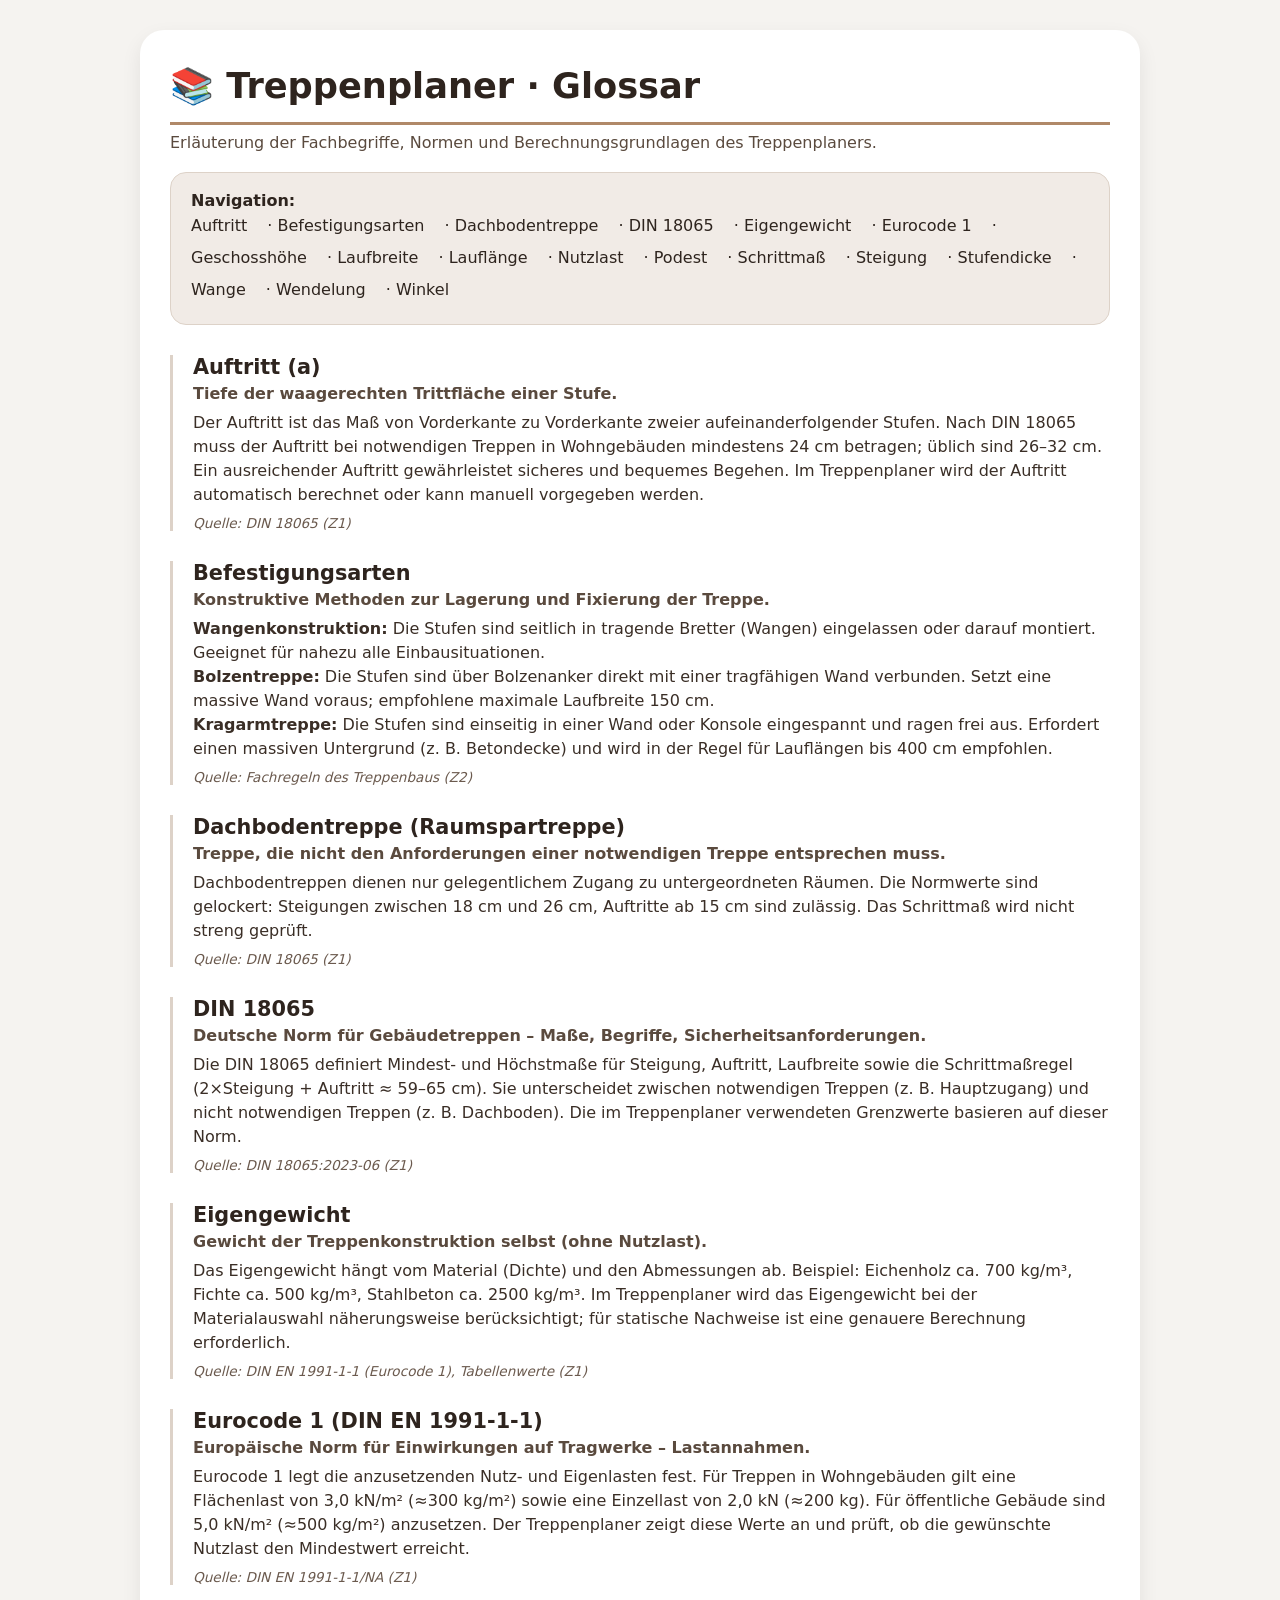
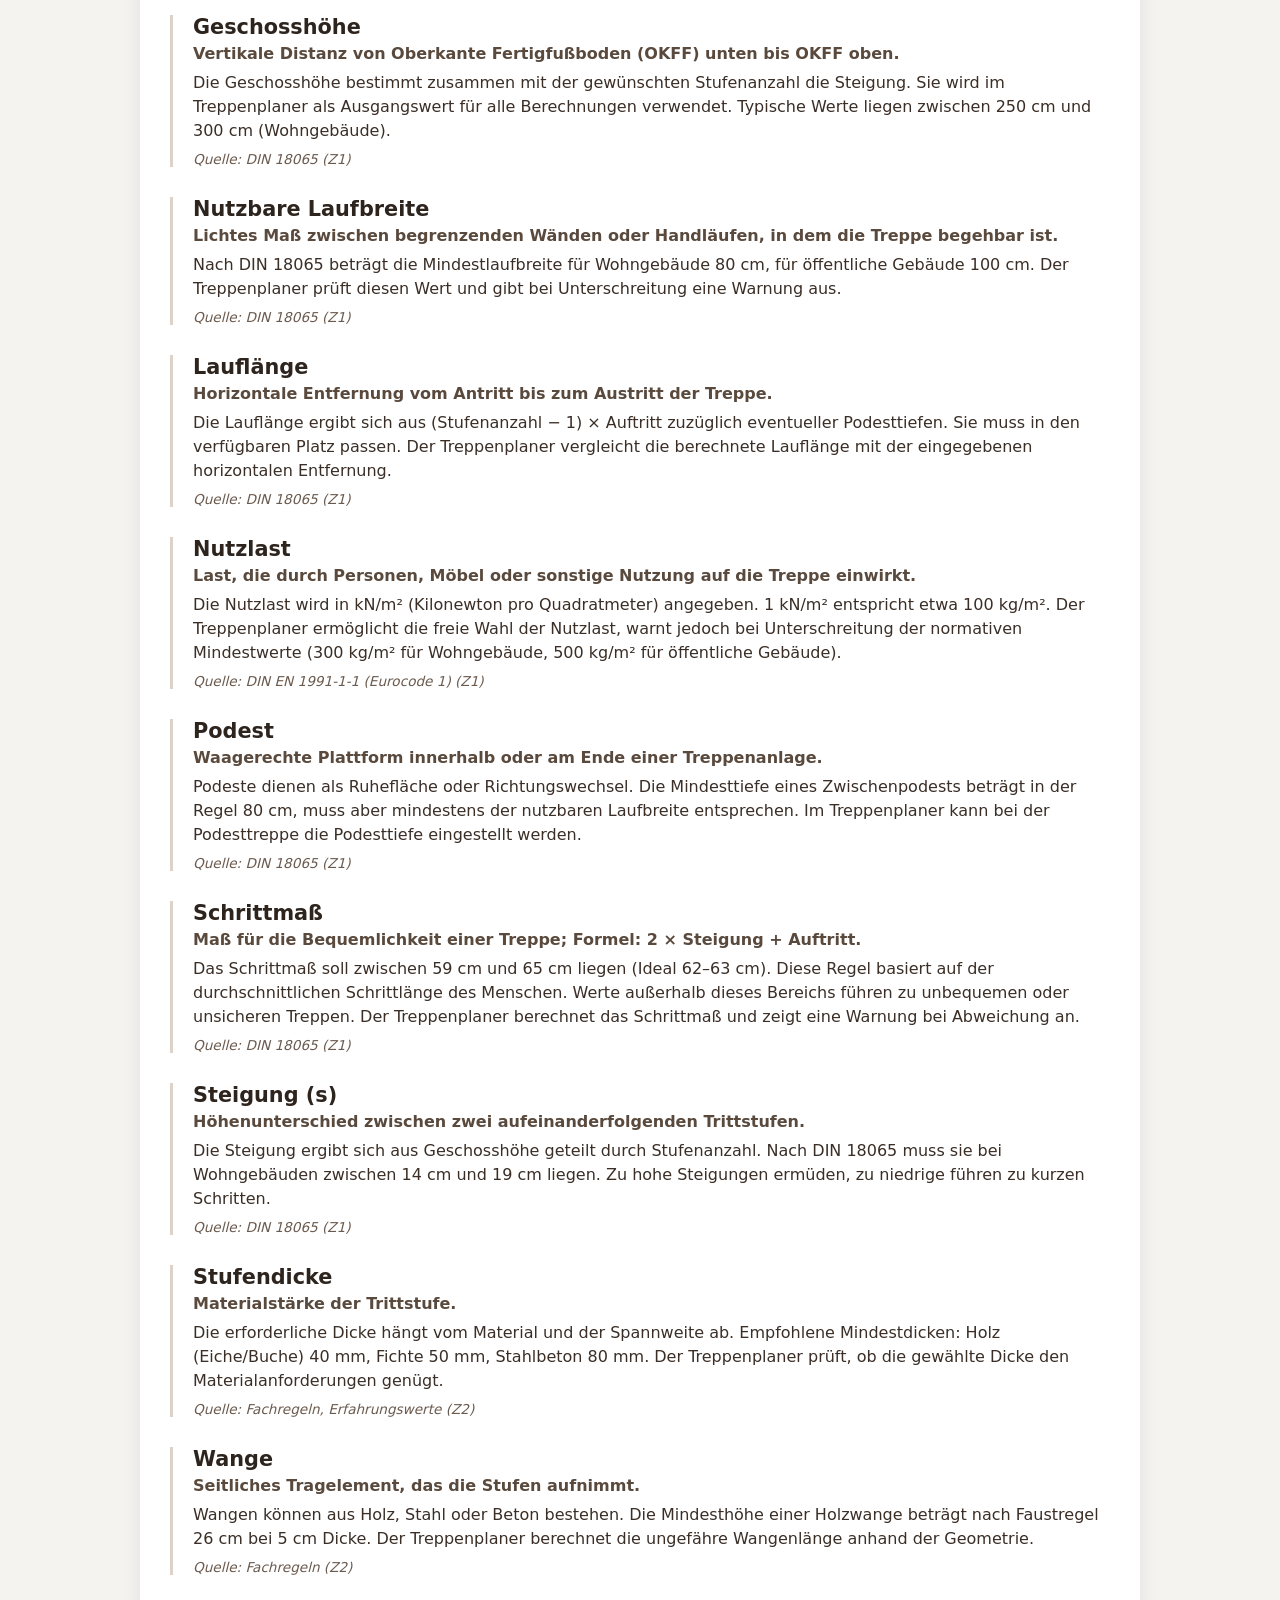
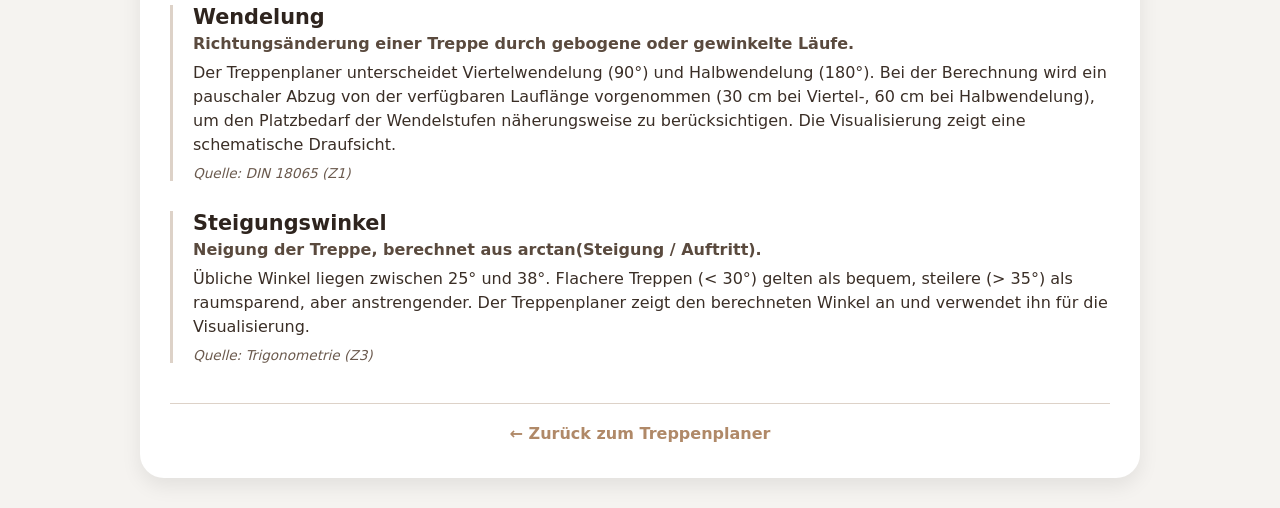
<file: glossar.html>
<!DOCTYPE html>
<html lang="de">
<head>
    <meta charset="UTF-8">
    <meta name="viewport" content="width=device-width, initial-scale=1.0">
    <title>Treppenplaner · Glossar</title>
    <style>
        * {
            box-sizing: border-box;
            margin: 0;
            font-family: system-ui, 'Segoe UI', Roboto, sans-serif;
        }
        body {
            background: #f5f3f0;
            padding: 30px 20px;
            color: #2e241e;
        }
        .container {
            max-width: 1000px;
            margin: 0 auto;
            background: white;
            border-radius: 24px;
            padding: 35px 30px;
            box-shadow: 0 8px 20px rgba(0,0,0,0.08);
        }
        h1 {
            font-size: 2.2rem;
            font-weight: 600;
            margin-bottom: 8px;
            color: #2e241e;
            border-bottom: 3px solid #b08968;
            padding-bottom: 15px;
        }
        h2 {
            font-size: 1.6rem;
            margin: 30px 0 15px;
            color: #4a3a2a;
            border-left: 4px solid #b08968;
            padding-left: 16px;
        }
        .glossar-eintrag {
            margin-bottom: 30px;
            border-left: 3px solid #ddd2c8;
            padding-left: 20px;
        }
        .begriff {
            font-size: 1.3rem;
            font-weight: 700;
            color: #2e241e;
            margin-bottom: 5px;
        }
        .definition {
            font-weight: 600;
            color: #5a4a3e;
            margin-bottom: 8px;
        }
        .erklaerung {
            color: #3a2e26;
            line-height: 1.5;
            margin-bottom: 8px;
        }
        .normbezug {
            font-size: 0.85rem;
            color: #6b5a4e;
            margin-top: 6px;
            font-style: italic;
        }
        .toc {
            background: #f1ebe6;
            border-radius: 16px;
            padding: 18px 20px;
            margin: 20px 0 30px;
            border: 1px solid #ddd2c8;
        }
        .toc a {
            color: #2e241e;
            text-decoration: none;
            margin-right: 15px;
            line-height: 2;
        }
        .toc a:hover {
            text-decoration: underline;
        }
        .backlink {
            margin-top: 40px;
            padding-top: 20px;
            border-top: 1px solid #ddd2c8;
            text-align: center;
        }
        .backlink a {
            color: #b08968;
            font-weight: 600;
            text-decoration: none;
        }
        @media print {
            body { background: white; }
            .container { box-shadow: none; }
            .backlink { display: none; }
        }
    </style>
</head>
<body>
<div class="container">
    <h1>📚 Treppenplaner · Glossar</h1>
    <p style="margin-bottom: 20px; color: #5a4a3e;">Erläuterung der Fachbegriffe, Normen und Berechnungsgrundlagen des Treppenplaners.</p>
    
    <div class="toc">
        <strong>Navigation:</strong><br>
        <a href="#auftritt">Auftritt</a> · <a href="#befestigung">Befestigungsarten</a> · <a href="#dachboden">Dachbodentreppe</a> · 
        <a href="#din18065">DIN 18065</a> · <a href="#eigengewicht">Eigengewicht</a> · <a href="#eurocode1">Eurocode 1</a> · 
        <a href="#geschosshoehe">Geschosshöhe</a> · <a href="#laufbreite">Laufbreite</a> · <a href="#lauflaenge">Lauflänge</a> · 
        <a href="#nutzlast">Nutzlast</a> · <a href="#podest">Podest</a> · <a href="#schrittmass">Schrittmaß</a> · 
        <a href="#steigung">Steigung</a> · <a href="#stufendicke">Stufendicke</a> · <a href="#wange">Wange</a> · 
        <a href="#wendelung">Wendelung</a> · <a href="#winkel">Winkel</a>
    </div>

    <!-- ========== Glossareinträge ========== -->

    <div class="glossar-eintrag" id="auftritt">
        <div class="begriff">Auftritt (a)</div>
        <div class="definition">Tiefe der waagerechten Trittfläche einer Stufe.</div>
        <div class="erklaerung">
            Der Auftritt ist das Maß von Vorderkante zu Vorderkante zweier aufeinanderfolgender Stufen. 
            Nach DIN 18065 muss der Auftritt bei notwendigen Treppen in Wohngebäuden mindestens 24 cm betragen; üblich sind 26–32 cm. 
            Ein ausreichender Auftritt gewährleistet sicheres und bequemes Begehen. 
            Im Treppenplaner wird der Auftritt automatisch berechnet oder kann manuell vorgegeben werden.
        </div>
        <div class="normbezug">Quelle: DIN 18065 (Z1)</div>
    </div>

    <div class="glossar-eintrag" id="befestigung">
        <div class="begriff">Befestigungsarten</div>
        <div class="definition">Konstruktive Methoden zur Lagerung und Fixierung der Treppe.</div>
        <div class="erklaerung">
            <strong>Wangenkonstruktion:</strong> Die Stufen sind seitlich in tragende Bretter (Wangen) eingelassen oder darauf montiert. Geeignet für nahezu alle Einbausituationen.<br>
            <strong>Bolzentreppe:</strong> Die Stufen sind über Bolzenanker direkt mit einer tragfähigen Wand verbunden. Setzt eine massive Wand voraus; empfohlene maximale Laufbreite 150 cm.<br>
            <strong>Kragarmtreppe:</strong> Die Stufen sind einseitig in einer Wand oder Konsole eingespannt und ragen frei aus. Erfordert einen massiven Untergrund (z. B. Betondecke) und wird in der Regel für Lauflängen bis 400 cm empfohlen.
        </div>
        <div class="normbezug">Quelle: Fachregeln des Treppenbaus (Z2)</div>
    </div>

    <div class="glossar-eintrag" id="dachboden">
        <div class="begriff">Dachbodentreppe (Raumspartreppe)</div>
        <div class="definition">Treppe, die nicht den Anforderungen einer notwendigen Treppe entsprechen muss.</div>
        <div class="erklaerung">
            Dachbodentreppen dienen nur gelegentlichem Zugang zu untergeordneten Räumen. 
            Die Normwerte sind gelockert: Steigungen zwischen 18 cm und 26 cm, Auftritte ab 15 cm sind zulässig. 
            Das Schrittmaß wird nicht streng geprüft.
        </div>
        <div class="normbezug">Quelle: DIN 18065 (Z1)</div>
    </div>

    <div class="glossar-eintrag" id="din18065">
        <div class="begriff">DIN 18065</div>
        <div class="definition">Deutsche Norm für Gebäudetreppen – Maße, Begriffe, Sicherheitsanforderungen.</div>
        <div class="erklaerung">
            Die DIN 18065 definiert Mindest- und Höchstmaße für Steigung, Auftritt, Laufbreite sowie die Schrittmaßregel (2×Steigung + Auftritt ≈ 59–65 cm). 
            Sie unterscheidet zwischen notwendigen Treppen (z. B. Hauptzugang) und nicht notwendigen Treppen (z. B. Dachboden). 
            Die im Treppenplaner verwendeten Grenzwerte basieren auf dieser Norm.
        </div>
        <div class="normbezug">Quelle: DIN 18065:2023-06 (Z1)</div>
    </div>

    <div class="glossar-eintrag" id="eigengewicht">
        <div class="begriff">Eigengewicht</div>
        <div class="definition">Gewicht der Treppenkonstruktion selbst (ohne Nutzlast).</div>
        <div class="erklaerung">
            Das Eigengewicht hängt vom Material (Dichte) und den Abmessungen ab. 
            Beispiel: Eichenholz ca. 700 kg/m³, Fichte ca. 500 kg/m³, Stahlbeton ca. 2500 kg/m³. 
            Im Treppenplaner wird das Eigengewicht bei der Materialauswahl näherungsweise berücksichtigt; für statische Nachweise ist eine genauere Berechnung erforderlich.
        </div>
        <div class="normbezug">Quelle: DIN EN 1991-1-1 (Eurocode 1), Tabellenwerte (Z1)</div>
    </div>

    <div class="glossar-eintrag" id="eurocode1">
        <div class="begriff">Eurocode 1 (DIN EN 1991-1-1)</div>
        <div class="definition">Europäische Norm für Einwirkungen auf Tragwerke – Lastannahmen.</div>
        <div class="erklaerung">
            Eurocode 1 legt die anzusetzenden Nutz- und Eigenlasten fest. 
            Für Treppen in Wohngebäuden gilt eine Flächenlast von 3,0 kN/m² (≈300 kg/m²) sowie eine Einzellast von 2,0 kN (≈200 kg). 
            Für öffentliche Gebäude sind 5,0 kN/m² (≈500 kg/m²) anzusetzen. 
            Der Treppenplaner zeigt diese Werte an und prüft, ob die gewünschte Nutzlast den Mindestwert erreicht.
        </div>
        <div class="normbezug">Quelle: DIN EN 1991-1-1/NA (Z1)</div>
    </div>

    <div class="glossar-eintrag" id="geschosshoehe">
        <div class="begriff">Geschosshöhe</div>
        <div class="definition">Vertikale Distanz von Oberkante Fertigfußboden (OKFF) unten bis OKFF oben.</div>
        <div class="erklaerung">
            Die Geschosshöhe bestimmt zusammen mit der gewünschten Stufenanzahl die Steigung. 
            Sie wird im Treppenplaner als Ausgangswert für alle Berechnungen verwendet. 
            Typische Werte liegen zwischen 250 cm und 300 cm (Wohngebäude).
        </div>
        <div class="normbezug">Quelle: DIN 18065 (Z1)</div>
    </div>

    <div class="glossar-eintrag" id="laufbreite">
        <div class="begriff">Nutzbare Laufbreite</div>
        <div class="definition">Lichtes Maß zwischen begrenzenden Wänden oder Handläufen, in dem die Treppe begehbar ist.</div>
        <div class="erklaerung">
            Nach DIN 18065 beträgt die Mindestlaufbreite für Wohngebäude 80 cm, für öffentliche Gebäude 100 cm. 
            Der Treppenplaner prüft diesen Wert und gibt bei Unterschreitung eine Warnung aus.
        </div>
        <div class="normbezug">Quelle: DIN 18065 (Z1)</div>
    </div>

    <div class="glossar-eintrag" id="lauflaenge">
        <div class="begriff">Lauflänge</div>
        <div class="definition">Horizontale Entfernung vom Antritt bis zum Austritt der Treppe.</div>
        <div class="erklaerung">
            Die Lauflänge ergibt sich aus (Stufenanzahl − 1) × Auftritt zuzüglich eventueller Podesttiefen. 
            Sie muss in den verfügbaren Platz passen. Der Treppenplaner vergleicht die berechnete Lauflänge mit der eingegebenen horizontalen Entfernung.
        </div>
        <div class="normbezug">Quelle: DIN 18065 (Z1)</div>
    </div>

    <div class="glossar-eintrag" id="nutzlast">
        <div class="begriff">Nutzlast</div>
        <div class="definition">Last, die durch Personen, Möbel oder sonstige Nutzung auf die Treppe einwirkt.</div>
        <div class="erklaerung">
            Die Nutzlast wird in kN/m² (Kilonewton pro Quadratmeter) angegeben. 
            1 kN/m² entspricht etwa 100 kg/m². Der Treppenplaner ermöglicht die freie Wahl der Nutzlast, warnt jedoch bei Unterschreitung der normativen Mindestwerte (300 kg/m² für Wohngebäude, 500 kg/m² für öffentliche Gebäude).
        </div>
        <div class="normbezug">Quelle: DIN EN 1991-1-1 (Eurocode 1) (Z1)</div>
    </div>

    <div class="glossar-eintrag" id="podest">
        <div class="begriff">Podest</div>
        <div class="definition">Waagerechte Plattform innerhalb oder am Ende einer Treppenanlage.</div>
        <div class="erklaerung">
            Podeste dienen als Ruhefläche oder Richtungswechsel. 
            Die Mindesttiefe eines Zwischenpodests beträgt in der Regel 80 cm, muss aber mindestens der nutzbaren Laufbreite entsprechen. 
            Im Treppenplaner kann bei der Podesttreppe die Podesttiefe eingestellt werden.
        </div>
        <div class="normbezug">Quelle: DIN 18065 (Z1)</div>
    </div>

    <div class="glossar-eintrag" id="schrittmass">
        <div class="begriff">Schrittmaß</div>
        <div class="definition">Maß für die Bequemlichkeit einer Treppe; Formel: 2 × Steigung + Auftritt.</div>
        <div class="erklaerung">
            Das Schrittmaß soll zwischen 59 cm und 65 cm liegen (Ideal 62–63 cm). 
            Diese Regel basiert auf der durchschnittlichen Schrittlänge des Menschen. 
            Werte außerhalb dieses Bereichs führen zu unbequemen oder unsicheren Treppen. 
            Der Treppenplaner berechnet das Schrittmaß und zeigt eine Warnung bei Abweichung an.
        </div>
        <div class="normbezug">Quelle: DIN 18065 (Z1)</div>
    </div>

    <div class="glossar-eintrag" id="steigung">
        <div class="begriff">Steigung (s)</div>
        <div class="definition">Höhenunterschied zwischen zwei aufeinanderfolgenden Trittstufen.</div>
        <div class="erklaerung">
            Die Steigung ergibt sich aus Geschosshöhe geteilt durch Stufenanzahl. 
            Nach DIN 18065 muss sie bei Wohngebäuden zwischen 14 cm und 19 cm liegen. 
            Zu hohe Steigungen ermüden, zu niedrige führen zu kurzen Schritten.
        </div>
        <div class="normbezug">Quelle: DIN 18065 (Z1)</div>
    </div>

    <div class="glossar-eintrag" id="stufendicke">
        <div class="begriff">Stufendicke</div>
        <div class="definition">Materialstärke der Trittstufe.</div>
        <div class="erklaerung">
            Die erforderliche Dicke hängt vom Material und der Spannweite ab. 
            Empfohlene Mindestdicken: Holz (Eiche/Buche) 40 mm, Fichte 50 mm, Stahlbeton 80 mm. 
            Der Treppenplaner prüft, ob die gewählte Dicke den Materialanforderungen genügt.
        </div>
        <div class="normbezug">Quelle: Fachregeln, Erfahrungswerte (Z2)</div>
    </div>

    <div class="glossar-eintrag" id="wange">
        <div class="begriff">Wange</div>
        <div class="definition">Seitliches Tragelement, das die Stufen aufnimmt.</div>
        <div class="erklaerung">
            Wangen können aus Holz, Stahl oder Beton bestehen. 
            Die Mindesthöhe einer Holzwange beträgt nach Faustregel 26 cm bei 5 cm Dicke. 
            Der Treppenplaner berechnet die ungefähre Wangenlänge anhand der Geometrie.
        </div>
        <div class="normbezug">Quelle: Fachregeln (Z2)</div>
    </div>

    <div class="glossar-eintrag" id="wendelung">
        <div class="begriff">Wendelung</div>
        <div class="definition">Richtungsänderung einer Treppe durch gebogene oder gewinkelte Läufe.</div>
        <div class="erklaerung">
            Der Treppenplaner unterscheidet Viertelwendelung (90°) und Halbwendelung (180°). 
            Bei der Berechnung wird ein pauschaler Abzug von der verfügbaren Lauflänge vorgenommen (30 cm bei Viertel-, 60 cm bei Halbwendelung), um den Platzbedarf der Wendelstufen näherungsweise zu berücksichtigen. 
            Die Visualisierung zeigt eine schematische Draufsicht.
        </div>
        <div class="normbezug">Quelle: DIN 18065 (Z1)</div>
    </div>

    <div class="glossar-eintrag" id="winkel">
        <div class="begriff">Steigungswinkel</div>
        <div class="definition">Neigung der Treppe, berechnet aus arctan(Steigung / Auftritt).</div>
        <div class="erklaerung">
            Übliche Winkel liegen zwischen 25° und 38°. 
            Flachere Treppen (< 30°) gelten als bequem, steilere (> 35°) als raumsparend, aber anstrengender. 
            Der Treppenplaner zeigt den berechneten Winkel an und verwendet ihn für die Visualisierung.
        </div>
        <div class="normbezug">Quelle: Trigonometrie (Z3)</div>
    </div>

    <!-- ========== Ende Glossar ========== -->

    <div class="backlink">
        <a href="index.html">← Zurück zum Treppenplaner</a>
    </div>
</div>
</body>
</html>
</file>
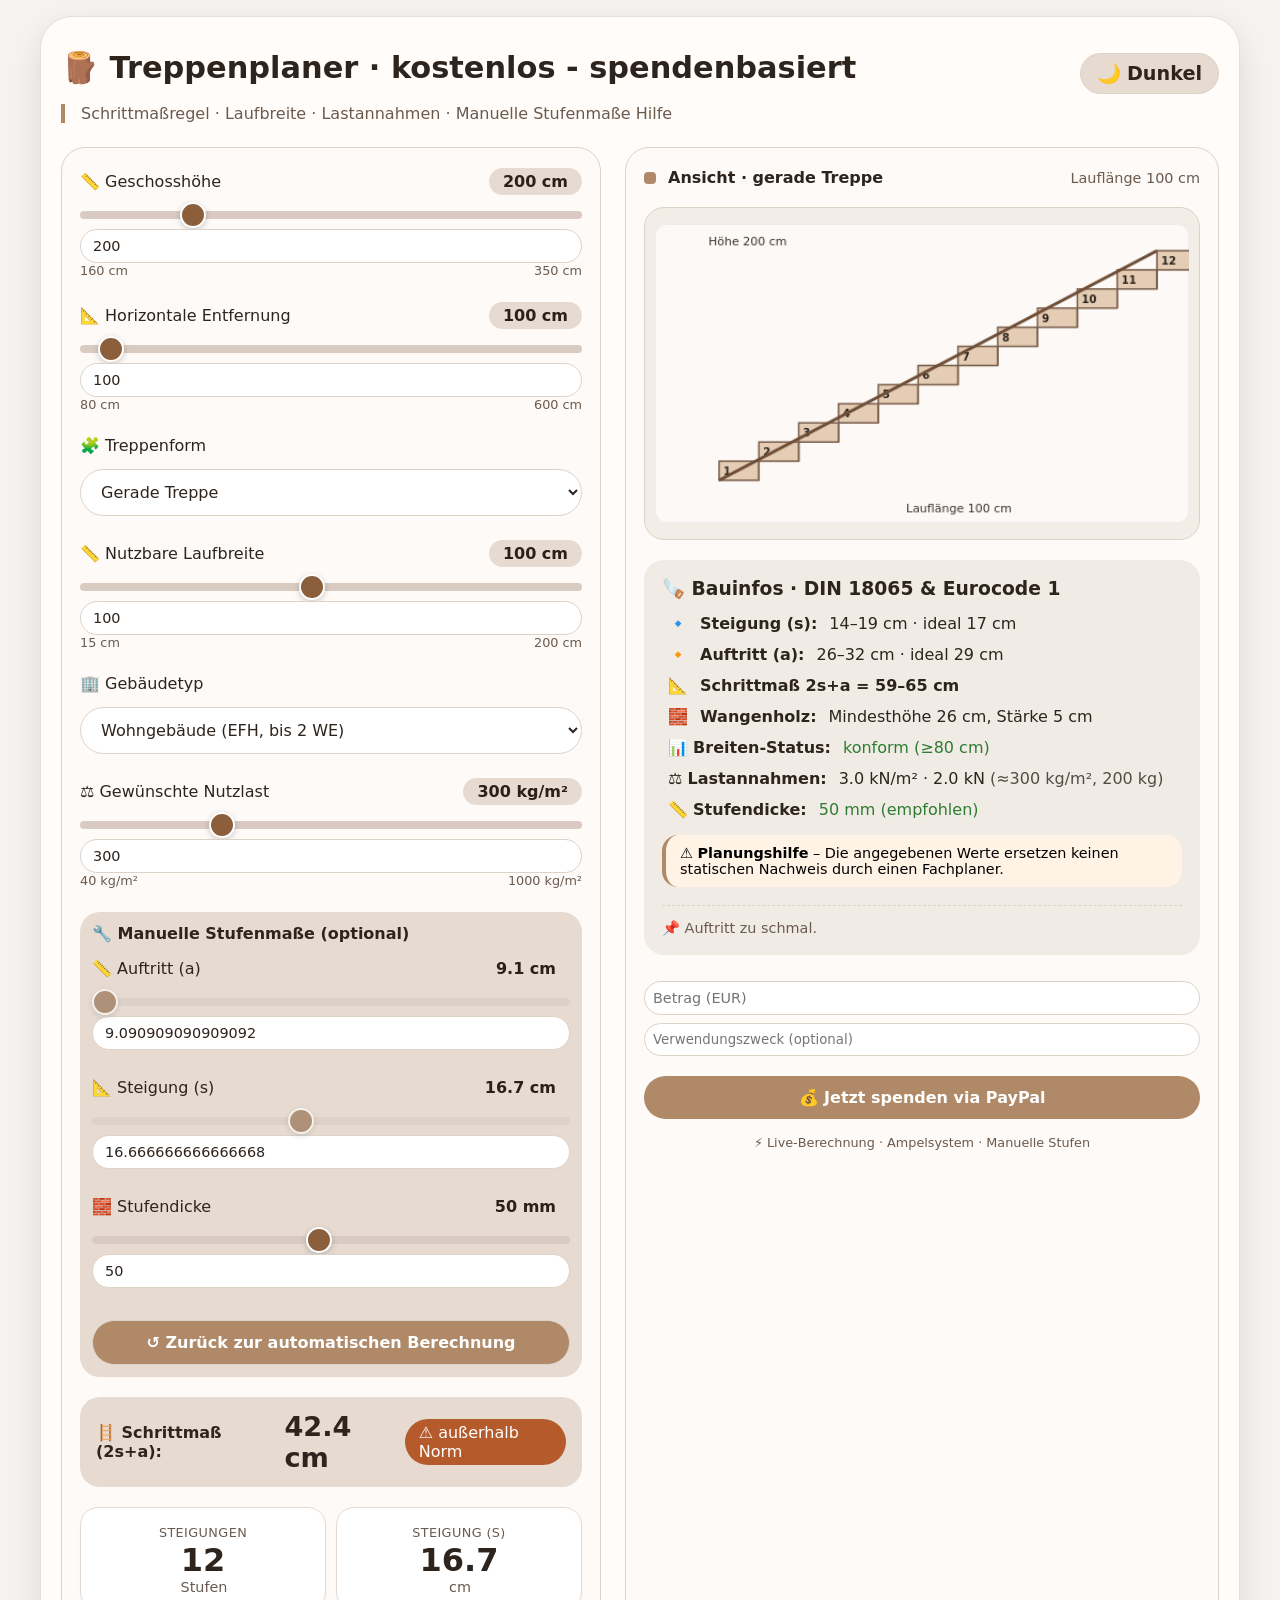
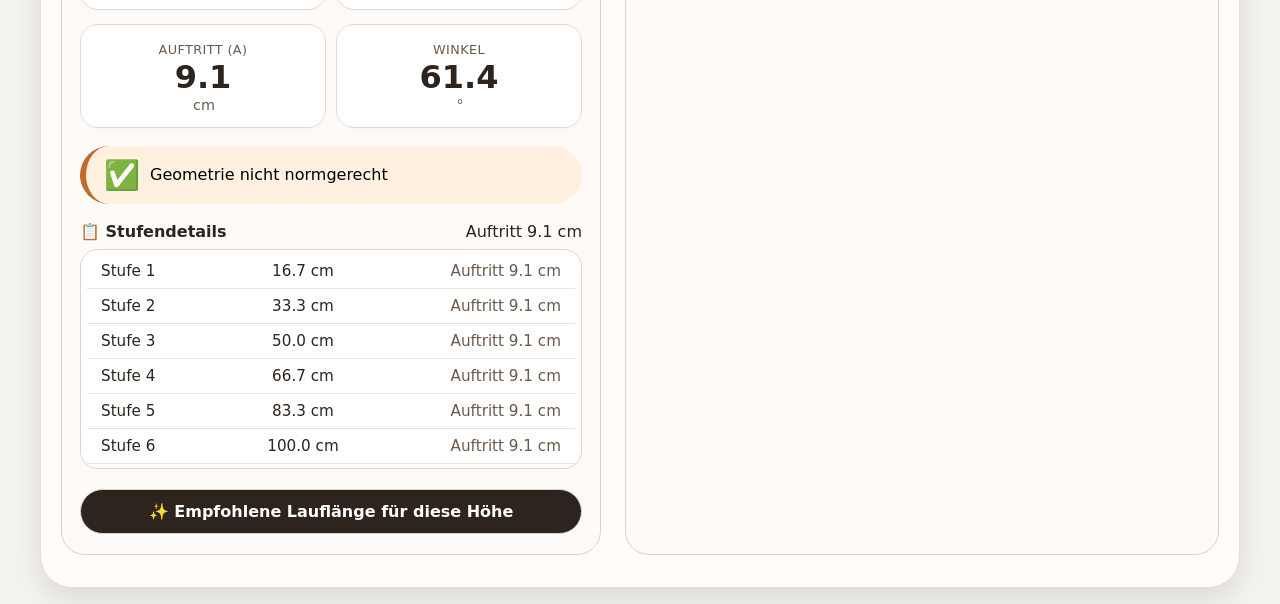
<file: index_old.html>
<!DOCTYPE html>
<html lang="de">
<head>
    <meta charset="UTF-8">
    <meta name="viewport" content="width=device-width, initial-scale=1.0, maximum-scale=1.5, user-scalable=yes">
    <title>Treppenplaner · kostenlos - spendenbasiert</title>
    <style>
        /* === CSS-Variablen für Light- & Darkmode === */
        :root {
            --bg-body: #f5f3f0;
            --bg-card: #fffcf9;
            --bg-panel: #fdfaf7;
            --text-primary: #2e241e;
            --text-secondary: #6b5a4e;
            --border-light: #e6dfd7;
            --border-medium: #ddd2c8;
            --slider-track: #d9cbc1;
            --accent: #b08968;
            --accent-dark: #8b5e3c;
            --stat-bg: white;
            --stat-border: #e4d9d0;
            --badge-bg: #e7dbd1;
            --badge-text: #2c1f16;
            --step-list-bg: white;
            --step-border: #ede3db;
            --canvas-bg: #fcf9f6;
            --canvas-container: #f3ede8;
            --info-bg: #f1ebe6;
            --donate-bg: #e0d6ce;
            --donate-text: #2e241e;
            --button-bg: #2e241e;
            --button-text: white;
            --transition-speed: 0.2s;
            --inactive-opacity: 0.6;
        }

        [data-theme="dark"] {
            --bg-body: #1a1e24;
            --bg-card: #252a33;
            --bg-panel: #2d333d;
            --text-primary: #e8e3df;
            --text-secondary: #b9aea5;
            --border-light: #3d454e;
            --border-medium: #4a5460;
            --slider-track: #3a414a;
            --accent: #c99b74;
            --accent-dark: #a77852;
            --stat-bg: #333a44;
            --stat-border: #424b57;
            --badge-bg: #3d454e;
            --badge-text: #e0d8d2;
            --step-list-bg: #2d333d;
            --step-border: #424b57;
            --canvas-bg: #2a2f38;
            --canvas-container: #353c47;
            --info-bg: #2d333d;
            --donate-bg: #3d454e;
            --donate-text: #e8e3df;
            --button-bg: #c99b74;
            --button-text: #1a1e24;
        }

        * {
            box-sizing: border-box;
            margin: 0;
            font-family: system-ui, 'Segoe UI', Roboto, 'Helvetica Neue', sans-serif;
        }
        body {
            background: var(--bg-body);
            min-height: 100vh;
            display: flex;
            justify-content: center;
            align-items: center;
            padding: 16px;
            transition: background var(--transition-speed) ease;
        }
        .card {
            max-width: 1200px;
            width: 100%;
            background: var(--bg-card);
            border-radius: 32px;
            box-shadow: 0 12px 30px rgba(0, 0, 0, 0.1);
            padding: 24px 20px 32px;
            border: 1px solid var(--border-light);
            transition: background var(--transition-speed) ease, border var(--transition-speed) ease;
        }
        h1 {
            font-weight: 600;
            font-size: 1.9rem;
            color: var(--text-primary);
            display: flex;
            align-items: center;
            gap: 10px;
            margin-bottom: 4px;
            flex-wrap: wrap;
        }
        .subtitle {
            color: var(--text-secondary);
            margin-bottom: 24px;
            border-left: 4px solid var(--accent);
            padding-left: 16px;
            font-weight: 400;
        }
        .grid-2 {
            display: grid;
            grid-template-columns: 1fr 1.1fr;
            gap: 24px;
        }
        @media (max-width: 750px) {
            .grid-2 {
                grid-template-columns: 1fr;
            }
            body { padding: 10px; }
            .card { padding: 18px 14px; }
        }
        .panel {
            background: var(--bg-panel);
            border-radius: 24px;
            padding: 20px 18px;
            border: 1px solid var(--border-medium);
            transition: background var(--transition-speed) ease, border var(--transition-speed) ease;
        }
        .slider-group {
            margin-bottom: 24px;
        }
        label {
            display: flex;
            justify-content: space-between;
            font-weight: 500;
            color: var(--text-primary);
            margin-bottom: 6px;
            align-items: center;
        }
        .value-badge {
            background: var(--badge-bg);
            padding: 4px 14px;
            border-radius: 40px;
            font-size: 1rem;
            font-weight: 600;
            color: var(--badge-text);
        }
        input[type=range] {
            width: 100%;
            margin: 10px 0 4px;
            -webkit-appearance: none;
            background: transparent;
            touch-action: none;
        }
        input[type=range]::-webkit-slider-runnable-track {
            height: 8px;
            background: var(--slider-track);
            border-radius: 10px;
        }
        input[type=range]::-webkit-slider-thumb {
            -webkit-appearance: none;
            height: 26px;
            width: 26px;
            border-radius: 26px;
            background: var(--accent-dark);
            margin-top: -9px;
            box-shadow: 0 2px 6px rgba(0,0,0,0.2);
            border: 2px solid var(--stat-bg);
            cursor: grab;
        }
        input[type=range].inactive-slider {
            opacity: var(--inactive-opacity);
            pointer-events: none;
        }
        select {
            width: 100%;
            padding: 12px 16px;
            border-radius: 40px;
            border: 1px solid var(--border-medium);
            background: var(--stat-bg);
            font-size: 1rem;
            font-weight: 500;
            color: var(--text-primary);
            margin: 8px 0 4px;
        }
        .stats-grid {
            display: grid;
            grid-template-columns: repeat(2, 1fr);
            gap: 14px 10px;
            margin: 20px 0 18px;
        }
        .stat-card {
            background: var(--stat-bg);
            padding: 14px 8px;
            border-radius: 18px;
            box-shadow: 0 2px 6px rgba(0,0,0,0.02);
            border: 1px solid var(--stat-border);
            text-align: center;
        }
        .stat-label {
            font-size: 0.8rem;
            text-transform: uppercase;
            letter-spacing: 0.4px;
            color: var(--text-secondary);
            display: flex;
            align-items: center;
            justify-content: center;
            gap: 4px;
        }
        .stat-number {
            font-size: 2rem;
            font-weight: 700;
            line-height: 1.2;
            color: var(--text-primary);
        }
        .stat-unit {
            font-size: 0.9rem;
            font-weight: 400;
            color: var(--text-secondary);
            margin-left: 2px;
        }
        .norm-status {
            background: #e7f0e9;
            border-radius: 40px;
            padding: 12px 18px;
            font-weight: 500;
            margin: 16px 0 8px;
            display: flex;
            align-items: center;
            gap: 10px;
            border-left: 6px solid #3c6e4a;
        }
        [data-theme="dark"] .norm-status {
            background: #2a4a3a;
            border-left-color: #5a9e6f;
        }
        .warning-box {
            background: #fff0e0;
            border-left: 6px solid #c06b2e;
        }
        [data-theme="dark"] .warning-box {
            background: #4a3a2a;
            border-left-color: #c06b2e;
        }
        .step-list {
            max-height: 220px;
            overflow-y: auto;
            background: var(--step-list-bg);
            border-radius: 18px;
            padding: 4px 6px;
            border: 1px solid var(--border-medium);
        }
        .step-row {
            display: flex;
            justify-content: space-between;
            padding: 8px 14px;
            border-bottom: 1px solid var(--step-border);
            font-size: 0.95rem;
            color: var(--text-primary);
        }
        .canvas-container {
            background: var(--canvas-container);
            border-radius: 20px;
            padding: 16px 10px;
            margin-top: 10px;
            text-align: center;
            border: 1px solid var(--border-medium);
        }
        canvas {
            display: block;
            width: 100%;
            height: auto;
            background: var(--canvas-bg);
            border-radius: 12px;
            box-shadow: inset 0 0 0 1px rgba(0,0,0,0.05);
        }
        button {
            background: var(--button-bg);
            color: var(--button-text);
            border: none;
            border-radius: 60px;
            padding: 12px 20px;
            font-weight: 600;
            font-size: 1rem;
            width: 100%;
            cursor: pointer;
            border: 1px solid var(--border-medium);
            margin-top: 12px;
            transition: background var(--transition-speed) ease, color var(--transition-speed) ease;
        }
        .reset-btn {
            background: var(--accent);
            color: white;
            margin-top: 8px;
        }
        .footnote {
            margin-top: 16px;
            font-size: 0.8rem;
            color: var(--text-secondary);
            text-align: center;
        }
        .tooltip-text {
            visibility: hidden;
            background: #2e241e;
            color: #fff;
            text-align: left;
            border-radius: 12px;
            padding: 8px 12px;
            position: absolute;
            z-index: 10;
            bottom: 125%;
            left: 0;
            width: 240px;
            font-size: 0.85rem;
            font-weight: normal;
            box-shadow: 0 4px 12px rgba(0,0,0,0.15);
        }
        .has-tooltip {
            position: relative;
            display: inline-block;
            cursor: help;
        }
        .has-tooltip:hover .tooltip-text {
            visibility: visible;
        }
        #podestGroup {
            margin-top: 16px;
            transition: opacity 0.2s;
        }
        .info-note {
            background: #fff3e6;
            border-radius: 16px;
            padding: 10px 14px;
            font-size: 0.9rem;
            border-left: 4px solid var(--accent);
        }
        [data-theme="dark"] .info-note {
            background: #3a352a;
            color: var(--text-primary);
        }
        .header-actions {
            display: flex;
            align-items: center;
            gap: 12px;
            margin-left: auto;
        }
        .theme-toggle {
            background: var(--badge-bg);
            border: 1px solid var(--border-medium);
            border-radius: 40px;
            padding: 8px 16px;
            font-size: 1.2rem;
            cursor: pointer;
            display: flex;
            align-items: center;
            gap: 6px;
            color: var(--text-primary);
            transition: background var(--transition-speed) ease;
        }
        .theme-toggle:hover {
            background: var(--accent);
            color: white;
        }
        .donate-section {
            margin-top: 20px;
            text-align: center;
        }
        .donate-btn {
            display: inline-flex;
            align-items: center;
            justify-content: center;
            gap: 8px;
            background: var(--donate-bg);
            color: var(--donate-text);
            text-decoration: none;
            font-weight: 600;
            padding: 12px 24px;
            border-radius: 60px;
            border: 1px solid var(--border-medium);
            transition: background var(--transition-speed) ease, transform 0.1s;
        }
        .donate-btn:hover {
            background: var(--accent);
            color: white;
            transform: scale(1.02);
        }
        .manual-section {
            margin: 10px 0 20px;
            padding: 12px;
            background: var(--badge-bg);
            border-radius: 20px;
        }
        input[type=number] {
            width: 100%;
            padding: 8px 12px;
            border-radius: 20px;
            border: 1px solid var(--border-medium);
            background: var(--stat-bg);
            color: var(--text-primary);
            font-size: 0.9rem;
            margin-top: 6px;
        }
    </style>
</head>
<body>
<div class="card">
    <div style="display: flex; align-items: center; margin-bottom: 10px;">
        <h1 style="margin-bottom: 0;">🪵 Treppenplaner · kostenlos - spendenbasiert</h1>
        <div class="header-actions">
            <button class="theme-toggle" id="themeToggle" title="Hell-/Dunkelmodus">
                <span id="themeIcon">🌙</span>
                <span id="themeText">Dunkel</span>
            </button>
        </div>
    </div>
    <div class="subtitle">
        Schrittmaßregel · Laufbreite · Lastannahmen · Manuelle Stufenmaße
        <span class="has-tooltip" style="font-weight:400;">Hilfe 
            <span class="tooltip-text">Alle Fachbegriffe werden per Mouseover erklärt.</span>
        </span>
    </div>
    
    <div class="grid-2">
        <!-- LINKE SEITE: Eingaben -->
        <div class="panel">
            <div class="slider-group">
                <label>
                    <span class="has-tooltip">📏 Geschosshöhe 
                        <span class="tooltip-text">Höhe von OKFF unten bis OKFF oben.</span>
                    </span>
                    <span class="value-badge" id="heightDisplay">200 cm</span>
                </label>
                <input type="range" id="heightSlider" min="160" max="350" value="200" step="1">
                <input type="number" id="heightInput" min="160" max="350" value="200" step="0.01">
                <div style="display:flex; justify-content:space-between; font-size:0.8rem; color:var(--text-secondary);">
                    <span>160 cm</span>
                    <span>350 cm</span>
                </div>
            </div>

            <div class="slider-group">
                <label>
                    <span class="has-tooltip">📐 Horizontale Entfernung 
                        <span class="tooltip-text">Verfügbarer Platz (Lauflänge).</span>
                    </span>
                    <span class="value-badge" id="distanceDisplay">100 cm</span>
                </label>
                <input type="range" id="distanceSlider" min="80" max="600" value="100" step="5">
                <input type="number" id="distanceInput" min="80" max="600" value="100" step="0.01">
                <div style="display:flex; justify-content:space-between; font-size:0.8rem; color:var(--text-secondary);">
                    <span>80 cm</span>
                    <span>600 cm</span>
                </div>
            </div>
            
            <div style="margin: 10px 0 20px;">
                <label>
                    <span class="has-tooltip">🧩 Treppenform 
                        <span class="tooltip-text">Gerade, gewendelt, Podest oder Dachboden (steil).</span>
                    </span>
                </label>
                <select id="stairTypeSelect">
                    <option value="gerade" selected>Gerade Treppe</option>
                    <option value="viertel">Viertelgewendelt (90°)</option>
                    <option value="halb">Halbgewendelt (180°)</option>
                    <option value="podest">Podesttreppe</option>
                    <option value="dachboden">🪜 Dachbodentreppe (Raumspar)</option>
                </select>
            </div>
            
            <div id="podestGroup" style="display: none;">
                <label>
                    <span class="has-tooltip">🛑 Podesttiefe 
                        <span class="tooltip-text">Länge des Podests (min. 80 cm).</span>
                    </span>
                    <span class="value-badge" id="podestDisplay">100 cm</span>
                </label>
                <input type="range" id="podestSlider" min="80" max="150" value="100" step="5">
                <input type="number" id="podestInput" min="80" max="150" value="100" step="0.01">
            </div>

            <!-- Nutzbare Laufbreite -->
            <div class="slider-group">
                <label>
                    <span class="has-tooltip">📏 Nutzbare Laufbreite 
                        <span class="tooltip-text">Lichtes Maß zwischen Wänden/Handläufen.<br>Min. 80 cm (Wohnen) / 100 cm (öffentlich).</span>
                    </span>
                    <span class="value-badge" id="breiteDisplay">100 cm</span>
                </label>
                <input type="range" id="breiteSlider" min="15" max="200" value="100" step="5">
                <input type="number" id="breiteInput" min="15" max="200" value="100" step="0.01">
                <div style="display:flex; justify-content:space-between; font-size:0.8rem; color:var(--text-secondary);">
                    <span>15 cm</span>
                    <span>200 cm</span>
                </div>
            </div>

            <!-- Gebäudetyp -->
            <div style="margin: 10px 0 20px;">
                <label>
                    <span class="has-tooltip">🏢 Gebäudetyp 
                        <span class="tooltip-text">Bestimmt Mindestbreite und normative Lasten (Eurocode 1).</span>
                    </span>
                </label>
                <select id="gebaeudeSelect">
                    <option value="wohn" selected>Wohngebäude (EFH, bis 2 WE)</option>
                    <option value="public">Öffentliches Gebäude / Mehrfamilienhaus</option>
                </select>
            </div>

            <!-- Gewünschte Nutzlast -->
            <div class="slider-group">
                <label>
                    <span class="has-tooltip">⚖️ Gewünschte Nutzlast 
                        <span class="tooltip-text">Flächenlast in kg/m².<br>Normatives Minimum: 300 (Wohnen) / 500 (öffentlich).</span>
                    </span>
                    <span class="value-badge" id="nutzlastDisplay">300 kg/m²</span>
                </label>
                <input type="range" id="nutzlastSlider" min="40" max="1000" value="300" step="10">
                <input type="number" id="nutzlastInput" min="40" max="1000" value="300" step="0.01">
                <div style="display:flex; justify-content:space-between; font-size:0.8rem; color:var(--text-secondary);">
                    <span>40 kg/m²</span>
                    <span>1000 kg/m²</span>
                </div>
            </div>

            <!-- Manuelle Stufenmaße -->
            <div class="manual-section">
                <p style="font-weight:600; margin-bottom:12px; color:var(--text-primary);">🔧 Manuelle Stufenmaße (optional)</p>
                
                <div class="slider-group">
                    <label>
                        <span class="has-tooltip">📏 Auftritt (a)
                            <span class="tooltip-text">Tiefe der Trittfläche.<br>Norm: 26–32 cm (notwendig).</span>
                        </span>
                        <span class="value-badge" id="auftrittDisplay">29.0 cm</span>
                    </label>
                    <input type="range" id="auftrittSlider" min="10" max="50" value="29" step="0.5" class="inactive-slider">
                    <input type="number" id="auftrittInput" min="10" max="50" value="29" step="0.01" class="inactive-slider">
                </div>
                
                <div class="slider-group">
                    <label>
                        <span class="has-tooltip">📐 Steigung (s)
                            <span class="tooltip-text">Höhe einer Stufe.<br>Norm: 14–19 cm.</span>
                        </span>
                        <span class="value-badge" id="steigungDisplay">17.0 cm</span>
                    </label>
                    <input type="range" id="steigungSlider" min="10" max="25" value="17" step="0.5" class="inactive-slider">
                    <input type="number" id="steigungInput" min="10" max="25" value="17" step="0.01" class="inactive-slider">
                </div>
                
                <div class="slider-group">
                    <label>
                        <span class="has-tooltip">🧱 Stufendicke
                            <span class="tooltip-text">Materialstärke der Trittstufe.<br>Empfohlen: ≥50 mm.</span>
                        </span>
                        <span class="value-badge" id="dickeDisplay">50 mm</span>
                    </label>
                    <input type="range" id="dickeSlider" min="5" max="100" value="50" step="5">
                    <input type="number" id="dickeInput" min="5" max="100" value="50" step="0.01">
                </div>
                
                <button id="resetAutoBtn" class="reset-btn">↺ Zurück zur automatischen Berechnung</button>
            </div>
            
            <div style="background:var(--badge-bg); border-radius:20px; padding:4px 16px; margin: 20px 0;">
                <p style="display:flex; gap:12px; align-items:center; margin:10px 0; color:var(--text-primary);">
                    <span class="has-tooltip" style="font-weight:600;">🪜 Schrittmaß (2s+a): 
                        <span class="tooltip-text">Idealer Bereich 59–65 cm.<br>Formel: 2×Steigung + Auftritt.</span>
                    </span>
                    <span id="schrittmassValue" style="font-size:1.7rem; font-weight:700;">—</span>
                    <span style="margin-left:auto; background:var(--accent-dark); color:white; padding:4px 14px; border-radius:40px;" id="normTag">—</span>
                </p>
            </div>

            <div class="stats-grid">
                <div class="stat-card">
                    <div class="stat-label has-tooltip">Steigungen <span class="tooltip-text">Anzahl der Stufen.</span></div>
                    <div class="stat-number" id="stepsCount">12</div>
                    <div class="stat-unit">Stufen</div>
                </div>
                <div class="stat-card">
                    <div class="stat-label has-tooltip">Steigung (s) <span class="tooltip-text">Höhe einer Stufe.</span></div>
                    <div class="stat-number" id="riseValue">16.7</div>
                    <div class="stat-unit">cm</div>
                </div>
                <div class="stat-card">
                    <div class="stat-label has-tooltip">Auftritt (a) <span class="tooltip-text">Tiefe der Trittfläche.</span></div>
                    <div class="stat-number" id="runValue">29.7</div>
                    <div class="stat-unit">cm</div>
                </div>
                <div class="stat-card">
                    <div class="stat-label has-tooltip">Winkel <span class="tooltip-text">Steigungswinkel.</span></div>
                    <div class="stat-number" id="angleValue">29.3</div>
                    <div class="stat-unit">°</div>
                </div>
            </div>

            <div id="statusMessage" class="norm-status">
                <span style="font-size:1.8rem;">✅</span> 
                <span id="statusText">Bequeme Treppe · DIN‑konform</span>
            </div>

            <div style="margin: 18px 0 8px;">
                <p style="font-weight:600; margin-bottom:8px; display:flex; color:var(--text-primary);">📋 Stufendetails <span style="margin-left:auto; font-weight:400;" id="stepDetailHint"></span></p>
                <div class="step-list" id="stepListContainer"></div>
            </div>

            <button id="applyRecommendedBtn">✨ Empfohlene Lauflänge für diese Höhe</button>
        </div>

        <!-- RECHTE SEITE: Visualisierung + Bauinfos -->
        <div class="panel" style="display:flex; flex-direction:column;">
            <div style="display:flex; align-items:center; gap:12px; margin-bottom:10px;">
                <span style="background:var(--accent); width:12px; height:12px; border-radius:4px;"></span>
                <span style="font-weight:600; color:var(--text-primary);" id="visuTitle">Ansicht · gerade Treppe</span>
                <span style="margin-left:auto; font-size:0.9rem; color:var(--text-secondary);">Lauflänge <span id="laufLengthDisplay">327 cm</span></span>
            </div>
            <div class="canvas-container">
                <canvas id="stairCanvas" width="500" height="280" style="width:100%; height:auto; aspect-ratio:500/280"></canvas>
            </div>

            <div style="margin-top:20px; background:var(--info-bg); border-radius:20px; padding:18px;">
                <h3 style="display:flex; gap:8px; margin-bottom:14px; font-weight:600; color:var(--text-primary);">🪚 Bauinfos · DIN 18065 & Eurocode 1</h3>
                <ul style="list-style-type:none; padding-left:6px; display:flex; flex-direction:column; gap:12px; color:var(--text-primary);">
                    <li style="display:flex; gap:12px;" class="has-tooltip">🔹 <strong>Steigung (s):</strong> 14–19 cm · ideal 17 cm <span class="tooltip-text">Maximal 19 cm zulässig.</span></li>
                    <li style="display:flex; gap:12px;" class="has-tooltip">🔸 <strong>Auftritt (a):</strong> 26–32 cm · ideal 29 cm <span class="tooltip-text">Mindestens 24 cm.</span></li>
                    <li style="display:flex; gap:12px;" class="has-tooltip">📐 <strong>Schrittmaß 2s+a = 59–65 cm</strong> <span class="tooltip-text">Bequem & sicher.</span></li>
                    <li style="display:flex; gap:12px;">🧱 <strong>Wangenholz:</strong> Mindesthöhe 26 cm, Stärke 5 cm</li>
                    <li style="display:flex; gap:12px;" id="breitenStatusLi">
                        <span>📊 <strong>Breiten‑Status:</strong></span>
                        <span id="breitenStatus">konform (≥80 cm)</span>
                    </li>
                    <li style="display:flex; gap:12px;" class="has-tooltip">
                        <span>⚖️ <strong>Lastannahmen:</strong></span>
                        <span id="lastAngaben">3,0 kN/m² · 2,0 kN <span style="font-weight:400; opacity:0.8;">(≈300 kg/m², 200 kg)</span></span>
                        <span class="tooltip-text">Flächenlast (kN/m²) und Einzellast pro Stufe (kN).<br>Gemäß DIN EN 1991-1-1 (Eurocode 1).<br>1 kN ≈ 100 kg.</span>
                    </li>
                    <li style="display:flex; gap:12px;" id="dickenStatusLi">
                        <span>📏 <strong>Stufendicke:</strong></span>
                        <span id="dickenStatus">50 mm (empfohlen)</span>
                    </li>
                </ul>
                
                <div class="info-note" style="margin-top:16px;">
                    ⚠️ <strong>Planungshilfe</strong> – Die angegebenen Werte ersetzen keinen statischen Nachweis durch einen Fachplaner.
                </div>
                
                <p style="margin-top:18px; border-top:1px dashed var(--border-medium); padding-top:14px; font-size:0.9rem; color:var(--text-secondary);" id="adviceText">
                ⚠️ Platz reicht nicht für Normtreppe.
                </p>
            </div>
            
            <!-- Spendenformular -->
            <div class="donate-section">
                <form action="https://www.paypal.com/donate" method="post" target="_blank">
                    <input type="hidden" name="cmd" value="_donations">
                    <input type="hidden" name="business" value="speeduino">
                    <input type="hidden" name="currency_code" value="EUR">
                    <div style="margin-bottom:8px;">
                        <input type="number" name="amount" min="1" step="0.01" placeholder="Betrag (EUR)" style="padding:8px; border-radius:20px; border:1px solid var(--border-medium); width:100%; background:var(--stat-bg); color:var(--text-primary);">
                    </div>
                    <div style="margin-bottom:8px;">
                        <input type="text" name="item_name" placeholder="Verwendungszweck (optional)" style="padding:8px; border-radius:20px; border:1px solid var(--border-medium); width:100%; background:var(--stat-bg); color:var(--text-primary);">
                    </div>
                    <button type="submit" style="background:var(--accent); color:white; border:none; border-radius:60px; padding:12px; font-weight:600; width:100%; cursor:pointer;">
                        💰 Jetzt spenden via PayPal
                    </button>
                </form>
            </div>
            
            <div class="footnote">
                ⚡ Live‑Berechnung · Ampelsystem · Manuelle Stufen
            </div>
        </div>
    </div>
</div>
<script>
    (function(){
        "use strict";

        // DOM Elemente
        const heightSlider = document.getElementById('heightSlider');
        const heightInput = document.getElementById('heightInput');
        const distanceSlider = document.getElementById('distanceSlider');
        const distanceInput = document.getElementById('distanceInput');
        const podestSlider = document.getElementById('podestSlider');
        const podestInput = document.getElementById('podestInput');
        const typeSelect = document.getElementById('stairTypeSelect');
        const podestGroup = document.getElementById('podestGroup');
        const heightDisplay = document.getElementById('heightDisplay');
        const distanceDisplay = document.getElementById('distanceDisplay');
        const podestDisplay = document.getElementById('podestDisplay');
        const schrittmassSpan = document.getElementById('schrittmassValue');
        const normTag = document.getElementById('normTag');
        const stepsCount = document.getElementById('stepsCount');
        const riseValue = document.getElementById('riseValue');
        const runValue = document.getElementById('runValue');
        const angleValue = document.getElementById('angleValue');
        const statusMessageDiv = document.getElementById('statusMessage');
        const statusText = document.getElementById('statusText');
        const stepListContainer = document.getElementById('stepListContainer');
        const laufLengthDisplay = document.getElementById('laufLengthDisplay');
        const adviceText = document.getElementById('adviceText');
        const visuTitle = document.getElementById('visuTitle');
        const stepDetailHint = document.getElementById('stepDetailHint');
        const canvas = document.getElementById('stairCanvas');
        const ctx = canvas.getContext('2d');
        const applyBtn = document.getElementById('applyRecommendedBtn');
        
        // Weitere Elemente
        const breiteSlider = document.getElementById('breiteSlider');
        const breiteInput = document.getElementById('breiteInput');
        const gebaeudeSelect = document.getElementById('gebaeudeSelect');
        const breiteDisplay = document.getElementById('breiteDisplay');
        const breitenStatus = document.getElementById('breitenStatus');
        const lastAngaben = document.getElementById('lastAngaben');
        const nutzlastSlider = document.getElementById('nutzlastSlider');
        const nutzlastInput = document.getElementById('nutzlastInput');
        const nutzlastDisplay = document.getElementById('nutzlastDisplay');
        
        // Manuelle Stufen
        const auftrittSlider = document.getElementById('auftrittSlider');
        const auftrittInput = document.getElementById('auftrittInput');
        const steigungSlider = document.getElementById('steigungSlider');
        const steigungInput = document.getElementById('steigungInput');
        const dickeSlider = document.getElementById('dickeSlider');
        const dickeInput = document.getElementById('dickeInput');
        const auftrittDisplay = document.getElementById('auftrittDisplay');
        const steigungDisplay = document.getElementById('steigungDisplay');
        const dickeDisplay = document.getElementById('dickeDisplay');
        const dickenStatus = document.getElementById('dickenStatus');
        const resetAutoBtn = document.getElementById('resetAutoBtn');
        
        // Darkmode
        const themeToggle = document.getElementById('themeToggle');
        const themeIcon = document.getElementById('themeIcon');
        const themeText = document.getElementById('themeText');

        let manuellerModus = false;

        // Norm-Grenzen
        const MIN_SCHRITTMASS = 59;
        const MAX_SCHRITTMASS = 65;
        const MAX_RISE = 19.0;
        const MIN_RISE = 14.0;
        const MIN_RUN = 24.0;
        const ATTIC_MIN_RISE = 18.0;
        const ATTIC_MAX_RISE = 26.0;
        const ATTIC_MIN_RUN = 15.0;

        // === Darkmode ===
        function initTheme() {
            const savedTheme = localStorage.getItem('theme');
            const systemPrefersDark = window.matchMedia('(prefers-color-scheme: dark)').matches;
            const theme = savedTheme || (systemPrefersDark ? 'dark' : 'light');
            document.documentElement.setAttribute('data-theme', theme);
            updateToggleIcon(theme);
        }
        function updateToggleIcon(theme) {
            if (theme === 'dark') {
                themeIcon.textContent = '☀️';
                themeText.textContent = 'Hell';
            } else {
                themeIcon.textContent = '🌙';
                themeText.textContent = 'Dunkel';
            }
        }
        function toggleTheme() {
            const currentTheme = document.documentElement.getAttribute('data-theme') || 'light';
            const newTheme = currentTheme === 'dark' ? 'light' : 'dark';
            document.documentElement.setAttribute('data-theme', newTheme);
            localStorage.setItem('theme', newTheme);
            updateToggleIcon(newTheme);
        }

        // Hilfsfunktionen
        function getMindestbreite(gebaeudeTyp) {
            return gebaeudeTyp === 'wohn' ? 80 : 100;
        }
        function getLasten(gebaeudeTyp) {
            return gebaeudeTyp === 'wohn' ? { flaeche: 3.0, einzel: 2.0 } : { flaeche: 5.0, einzel: 2.0 };
        }
        function getMindestlast(gebaeudeTyp) {
            return gebaeudeTyp === 'wohn' ? 300 : 500;
        }

        // Synchronisation Slider <-> Number Input
        function syncSliderInput(slider, input, display, unit, callback) {
            function updateFromSlider() {
                input.value = slider.value;
                display.textContent = slider.value + ' ' + unit;
                if (callback) callback();
            }
            function updateFromInput() {
                let val = parseFloat(input.value);
                if (isNaN(val)) return;
                val = Math.min(slider.max, Math.max(slider.min, val));
                slider.value = val;
                input.value = val;
                display.textContent = val + ' ' + unit;
                if (callback) callback();
            }
            slider.addEventListener('input', updateFromSlider);
            input.addEventListener('change', updateFromInput);
        }

        // Automatische Berechnung
        function calculateAuto(heightCm, availRunCm, type, podestCm) {
            const isAttic = (type === 'dachboden');
            const minRise = isAttic ? ATTIC_MIN_RISE : MIN_RISE;
            const maxRise = isAttic ? ATTIC_MAX_RISE : MAX_RISE;
            const minRun  = isAttic ? ATTIC_MIN_RUN  : MIN_RUN;
            
            let effectiveRun = availRunCm;
            let podestUsed = false;
            let wendelAbzug = 0;
            
            if (type === 'viertel') wendelAbzug = 30;
            if (type === 'halb') wendelAbzug = 60;
            if (type === 'podest' && podestCm >= 80) {
                effectiveRun = availRunCm - podestCm;
                podestUsed = true;
            }
            if (type === 'viertel' || type === 'halb') {
                effectiveRun = Math.max(availRunCm - wendelAbzug, 80);
            }
            
            let bestN = null, bestS = 0, bestA = 0, bestSchritt = 0, bestScore = Infinity;
            
            for (let n = 3; n <= 25; n++) {
                const s = heightCm / n;
                if (s < minRise - 0.5 || s > maxRise + 1.0) continue;
                
                let a;
                if (podestUsed) {
                    a = effectiveRun / (n - 1);
                } else {
                    a = effectiveRun / (n - 1);
                }
                if (a < minRun - 1.0 || a > 38) continue;
                
                const schritt = 2 * s + a;
                if (!isAttic) {
                    if (schritt < MIN_SCHRITTMASS - 2 || schritt > MAX_SCHRITTMASS + 2) continue;
                }
                
                const idealSchritt = 62.5;
                const idealRise = 17.0;
                const score = Math.abs(schritt - idealSchritt)*2 + Math.abs(s - idealRise)*1.5;
                if (bestN === null || score < bestScore) {
                    bestN = n; bestS = s; bestA = a; bestSchritt = schritt; bestScore = score;
                }
            }
            
            if (bestN === null) {
                let nFallback = Math.round(heightCm / 17.0);
                nFallback = Math.min(22, Math.max(3, nFallback));
                const sFallback = heightCm / nFallback;
                let aFallback = podestUsed ? effectiveRun / (nFallback - 1) : effectiveRun / (nFallback - 1);
                const schrittFallback = 2 * sFallback + aFallback;
                return {
                    steps: nFallback, rise: sFallback, run: aFallback, schrittmass: schrittFallback,
                    laufLength: availRunCm, angle: Math.atan(sFallback / aFallback) * 180 / Math.PI,
                    valid: false, comfort: 'außerhalb Norm', podestUsed, wendelAbzug, effectiveRun, isAttic
                };
            }
            
            const angle = Math.atan(bestS / bestA) * 180 / Math.PI;
            let valid = isAttic 
                ? (bestS >= ATTIC_MIN_RISE && bestS <= ATTIC_MAX_RISE && bestA >= ATTIC_MIN_RUN)
                : (bestSchritt >= 59 && bestSchritt <= 65 && bestS <= 19.0 && bestA >= 24.0);
            let comfort = valid ? (isAttic ? 'Raumspar' : 'DIN-konform') : 'nicht normgerecht';
            if (!isAttic && bestS < 16 && bestA > 29) comfort = 'sehr bequem';
            else if (!isAttic && bestS > 18.5) comfort = 'steil';
            
            return { steps: bestN, rise: bestS, run: bestA, schrittmass: bestSchritt, laufLength: availRunCm,
                     angle, valid, comfort, podestUsed, wendelAbzug, effectiveRun, isAttic };
        }

        // Manuelle Berechnung
        function calculateManual(heightCm, steigungCm, auftrittCm, type, podestCm) {
            const isAttic = (type === 'dachboden');
            const steps = Math.max(3, Math.round(heightCm / steigungCm));
            const actualRise = heightCm / steps;
            const laufLength = (steps - 1) * auftrittCm;
            const schrittmass = 2 * actualRise + auftrittCm;
            const angle = Math.atan(actualRise / auftrittCm) * 180 / Math.PI;
            
            let podestUsed = false;
            let wendelAbzug = 0;
            if (type === 'viertel') wendelAbzug = 30;
            if (type === 'halb') wendelAbzug = 60;
            if (type === 'podest' && podestCm >= 80) podestUsed = true;
            
            let valid = isAttic
                ? (actualRise >= ATTIC_MIN_RISE && actualRise <= ATTIC_MAX_RISE && auftrittCm >= ATTIC_MIN_RUN)
                : (schrittmass >= 59 && schrittmass <= 65 && actualRise <= 19.0 && auftrittCm >= 24.0);
            let comfort = valid ? (isAttic ? 'Raumspar' : 'DIN-konform') : 'nicht normgerecht';
            
            return { steps, rise: actualRise, run: auftrittCm, schrittmass, laufLength, angle, valid, comfort,
                     podestUsed, wendelAbzug, isAttic };
        }

        function renderAll() {
            const height = parseFloat(heightSlider.value);
            const distance = parseFloat(distanceSlider.value);
            const type = typeSelect.value;
            const podest = parseFloat(podestSlider.value);
            const breite = parseFloat(breiteSlider.value);
            const gebaeude = gebaeudeSelect.value;
            const nutzlast = parseFloat(nutzlastSlider.value);
            const dicke = parseFloat(dickeSlider.value);
            
            heightDisplay.textContent = height + ' cm';
            distanceDisplay.textContent = distance + ' cm';
            podestDisplay.textContent = podest + ' cm';
            breiteDisplay.textContent = breite + ' cm';
            nutzlastDisplay.textContent = nutzlast + ' kg/m²';
            dickeDisplay.textContent = dicke + ' mm';
            podestGroup.style.display = (type === 'podest') ? 'block' : 'none';
            
            let p;
            if (manuellerModus) {
                const manSteigung = parseFloat(steigungSlider.value);
                const manAuftritt = parseFloat(auftrittSlider.value);
                steigungDisplay.textContent = manSteigung.toFixed(1) + ' cm';
                auftrittDisplay.textContent = manAuftritt.toFixed(1) + ' cm';
                p = calculateManual(height, manSteigung, manAuftritt, type, podest);
            } else {
                p = calculateAuto(height, distance, type, podest);
                steigungSlider.value = p.rise;
                steigungInput.value = p.rise;
                auftrittSlider.value = p.run;
                auftrittInput.value = p.run;
                steigungDisplay.textContent = p.rise.toFixed(1) + ' cm';
                auftrittDisplay.textContent = p.run.toFixed(1) + ' cm';
            }
            
            auftrittSlider.classList.toggle('inactive-slider', !manuellerModus);
            auftrittInput.classList.toggle('inactive-slider', !manuellerModus);
            steigungSlider.classList.toggle('inactive-slider', !manuellerModus);
            steigungInput.classList.toggle('inactive-slider', !manuellerModus);
            
            stepsCount.textContent = p.steps;
            riseValue.textContent = p.rise.toFixed(1);
            runValue.textContent = p.run.toFixed(1);
            angleValue.textContent = p.angle.toFixed(1);
            schrittmassSpan.textContent = p.schrittmass.toFixed(1) + ' cm';
            
            const berechneteLauflaenge = p.laufLength;
            laufLengthDisplay.textContent = berechneteLauflaenge.toFixed(0) + ' cm';
            
            const passtInPlatz = berechneteLauflaenge <= distance;
            
            const mindestbreite = getMindestbreite(gebaeude);
            const breiteOk = breite >= mindestbreite;
            breitenStatus.textContent = breiteOk ? `konform (≥${mindestbreite} cm)` : `zu schmal (<${mindestbreite} cm)`;
            breitenStatus.style.color = breiteOk ? '#2e7d32' : '#b55a2b';
            
            const lasten = getLasten(gebaeude);
            const flaecheKg = (lasten.flaeche * 100).toFixed(0);
            const einzelKg = (lasten.einzel * 100).toFixed(0);
            lastAngaben.innerHTML = `${lasten.flaeche.toFixed(1)} kN/m² · ${lasten.einzel.toFixed(1)} kN <span style="font-weight:400; opacity:0.8;">(≈${flaecheKg} kg/m², ${einzelKg} kg)</span>`;
            
            const mindestlast = getMindestlast(gebaeude);
            const lastOk = nutzlast >= mindestlast;
            
            const dickeOk = dicke >= 50;
            dickenStatus.textContent = dickeOk ? `${dicke} mm (empfohlen)` : `${dicke} mm (zu dünn, empfohlen ≥50 mm)`;
            dickenStatus.style.color = dickeOk ? '#2e7d32' : '#b55a2b';
            
            const geometrieOk = p.valid;
            const gesamtValid = geometrieOk && breiteOk && lastOk && dickeOk && passtInPlatz;
            
            normTag.textContent = gesamtValid ? (p.isAttic ? '✅ Raumspar' : '✅ DIN') : '⚠️ außerhalb Norm';
            normTag.style.background = gesamtValid ? '#3c6e4a' : '#b55a2b';
            statusMessageDiv.className = gesamtValid ? 'norm-status' : 'norm-status warning-box';
            
            if (p.isAttic) {
                statusText.textContent = gesamtValid ? 'Raumspartreppe · nur für gelegentliche Nutzung' : 'Raumspartreppe außerhalb empfohlener Grenzen';
            } else {
                if (!geometrieOk) statusText.textContent = 'Geometrie nicht normgerecht';
                else if (!breiteOk) statusText.textContent = 'Laufbreite zu gering';
                else if (!lastOk) statusText.textContent = 'Nutzlast unterschreitet Mindestwert';
                else if (!dickeOk) statusText.textContent = 'Stufendicke zu gering';
                else if (!passtInPlatz) statusText.textContent = 'Treppe zu lang für verfügbaren Platz';
                else statusText.textContent = 'DIN‑konform · bequeme Treppe';
            }
            
            let advice = '';
            if (!geometrieOk) {
                if (p.run < (p.isAttic ? ATTIC_MIN_RUN : MIN_RUN)) advice = 'Auftritt zu schmal.';
                else if (p.rise > (p.isAttic ? ATTIC_MAX_RISE : MAX_RISE)) advice = 'Steigung zu hoch.';
                else if (!p.isAttic && (p.schrittmass < 59 || p.schrittmass > 65)) advice = 'Schrittmaß außerhalb 59–65 cm.';
                else advice = 'Grenzwerte überschritten.';
            } else if (!breiteOk) {
                advice = `Laufbreite zu gering (mind. ${mindestbreite} cm).`;
            } else if (!lastOk) {
                advice = `Nutzlast (${nutzlast} kg/m²) unter Minimum (${mindestlast} kg/m²).`;
            } else if (!dickeOk) {
                advice = `Stufendicke (${dicke} mm) unter Empfehlung (50 mm).`;
            } else if (!passtInPlatz) {
                advice = `Treppe ist ${(berechneteLauflaenge - distance).toFixed(1)} cm zu lang.`;
            } else {
                advice = p.isAttic ? 'Raumspartreppe – keine notwendige Treppe.' : 'Alle Werte normgerecht.';
            }
            if (type === 'viertel' || type === 'halb') advice += ' Wendelung berücksichtigt.';
            if (p.podestUsed) advice += ' Podesttiefe ' + podest + ' cm.';
            adviceText.textContent = '📌 ' + advice;
            
            // Stufendetails
            const n = p.steps;
            const rise = p.rise;
            const run = p.run;
            let listHtml = '';
            for (let i=1; i<=n; i++) {
                const hoehe = (i * rise).toFixed(1);
                let auftrittInfo = (i < n) ? `Auftritt ${run.toFixed(1)} cm` : 'Austritt';
                if (p.podestUsed && i === 1) auftrittInfo = `Podest ${podest} cm`;
                listHtml += `<div class="step-row"><span>Stufe ${i}</span><span>${hoehe} cm</span><span style="color:var(--text-secondary);">${auftrittInfo}</span></div>`;
            }
            stepListContainer.innerHTML = listHtml;
            stepDetailHint.textContent = `Auftritt ${run.toFixed(1)} cm`;
            
            let title = 'Ansicht · ';
            if (type === 'gerade') title += 'gerade Treppe';
            else if (type === 'viertel') title += 'viertelgewendelt (Draufsicht)';
            else if (type === 'halb') title += 'halbgewendelt (Draufsicht)';
            else if (type === 'podest') title += 'Podesttreppe';
            else title += 'Dachbodentreppe (steil)';
            visuTitle.textContent = title;
            
            drawCanvas(p, type, podest);
        }
                function drawCanvas(p, type, podest) {
            const w = 500, h = 280;
            canvas.width = w; canvas.height = h;
            ctx.clearRect(0, 0, w, h);
            
            // Fallback bei ungültigen Werten
            if (!p || p.laufLength <= 0 || p.steps <= 0 || p.rise <= 0 || p.run <= 0) {
                ctx.fillStyle = '#b55a2b';
                ctx.font = 'bold 14px system-ui';
                ctx.textAlign = 'center';
                ctx.fillText('⚠️ Ungültige Werte – bitte anpassen', w/2, h/2);
                return;
            }
            
            const margin = { left: 60, right: 30, top: 25, bottom: 40 };
            const plotW = w - margin.left - margin.right;
            const plotH = h - margin.top - margin.bottom;
            
            if (type === 'gerade' || type === 'podest' || type === 'dachboden') {
                const scaleX = Math.min(plotW / p.laufLength, 5);
                const totalRise = p.rise * p.steps;
                const scaleY = plotH / totalRise;
                let x = margin.left, y = margin.top + plotH;
                ctx.fillStyle = '#e5cdb5';
                ctx.strokeStyle = '#7a5e4a';
                ctx.lineWidth = 1.5;
                
                for (let i=0; i<p.steps; i++) {
                    let stepW = (i === 0 && p.podestUsed) ? podest * scaleX : p.run * scaleX;
                    const stepH = p.rise * scaleY;
                    ctx.fillRect(x, y - stepH, stepW, stepH);
                    ctx.strokeRect(x, y - stepH, stepW, stepH);
                    if (i < p.steps-1) {
                        ctx.beginPath();
                        ctx.moveTo(x + stepW, y - stepH);
                        ctx.lineTo(x + stepW, y);
                        ctx.stroke();
                    }
                    ctx.fillStyle = '#2c241e';
                    ctx.font = 'bold 10px system-ui';
                    ctx.fillText(`${i+1}`, x+4, y - stepH/2 + 4);
                    x += stepW;
                    y -= stepH;
                    ctx.fillStyle = '#e5cdb5';
                }
                ctx.beginPath();
                ctx.strokeStyle = '#6f4e37';
                ctx.lineWidth = 3;
                ctx.moveTo(margin.left, margin.top + plotH);
                ctx.lineTo(margin.left + p.laufLength * scaleX, margin.top + plotH - totalRise * scaleY);
                ctx.stroke();
                ctx.fillStyle = '#3f332a';
                ctx.font = '11px system-ui';
                ctx.fillText(`Höhe ${totalRise.toFixed(0)} cm`, margin.left-10, margin.top-5);
                ctx.fillText(`Lauflänge ${p.laufLength.toFixed(0)} cm`, margin.left + p.laufLength*scaleX/2-30, h-10);
            } else {
                ctx.fillStyle = '#d9c4b0';
                ctx.fillRect(margin.left, margin.top, plotW, plotH);
                ctx.strokeStyle = '#6f4e37';
                ctx.lineWidth = 2;
                ctx.strokeRect(margin.left, margin.top, plotW, plotH);
                ctx.font = 'bold 14px system-ui';
                ctx.fillStyle = '#3b2e26';
                ctx.textAlign = 'center';
                if (type === 'viertel') {
                    ctx.fillText('↗ 90° Wendelung', w/2, h/2);
                    ctx.fillText('Draufsicht (schematisch)', w/2, h/2+25);
                } else {
                    ctx.fillText('↻ 180° Wendelung', w/2, h/2);
                    ctx.fillText('Draufsicht (schematisch)', w/2, h/2+25);
                }
                ctx.textAlign = 'left';
                ctx.font = '11px system-ui';
                ctx.fillText(`Lauflänge ${p.laufLength.toFixed(0)} cm`, margin.left+10, margin.top+plotH-10);
            }
        }

        function computeIdealLength(h) {
            const idealRise = 17.0, idealRun = 29.0;
            let n = Math.round(h / idealRise);
            n = Math.max(3, n);
            return (n-1) * idealRun;
        }

        function activateManualMode() {
            manuellerModus = true;
            renderAll();
        }

        function resetToAuto() {
            manuellerModus = false;
            renderAll();
        }

        // === Synchronisation für alle Slider ===
        syncSliderInput(heightSlider, heightInput, heightDisplay, 'cm', renderAll);
        syncSliderInput(distanceSlider, distanceInput, distanceDisplay, 'cm', renderAll);
        syncSliderInput(podestSlider, podestInput, podestDisplay, 'cm', renderAll);
        syncSliderInput(breiteSlider, breiteInput, breiteDisplay, 'cm', renderAll);
        syncSliderInput(nutzlastSlider, nutzlastInput, nutzlastDisplay, 'kg/m²', renderAll);
        syncSliderInput(auftrittSlider, auftrittInput, auftrittDisplay, 'cm', function() {
            if (!manuellerModus) activateManualMode();
            else renderAll();
        });
        syncSliderInput(steigungSlider, steigungInput, steigungDisplay, 'cm', function() {
            if (!manuellerModus) activateManualMode();
            else renderAll();
        });
        syncSliderInput(dickeSlider, dickeInput, dickeDisplay, 'mm', renderAll);

        // Event Listener für Dropdowns und Buttons
        typeSelect.addEventListener('change', renderAll);
        gebaeudeSelect.addEventListener('change', renderAll);
        resetAutoBtn.addEventListener('click', resetToAuto);
        
        applyBtn.onclick = () => {
            const h = parseFloat(heightSlider.value);
            distanceSlider.value = Math.round(computeIdealLength(h));
            distanceInput.value = distanceSlider.value;
            if (manuellerModus) {
                manuellerModus = false;
            }
            renderAll();
        };
        
        themeToggle.addEventListener('click', toggleTheme);
        initTheme();
        renderAll();
    })();
</script>
</body>
</html>
</file>
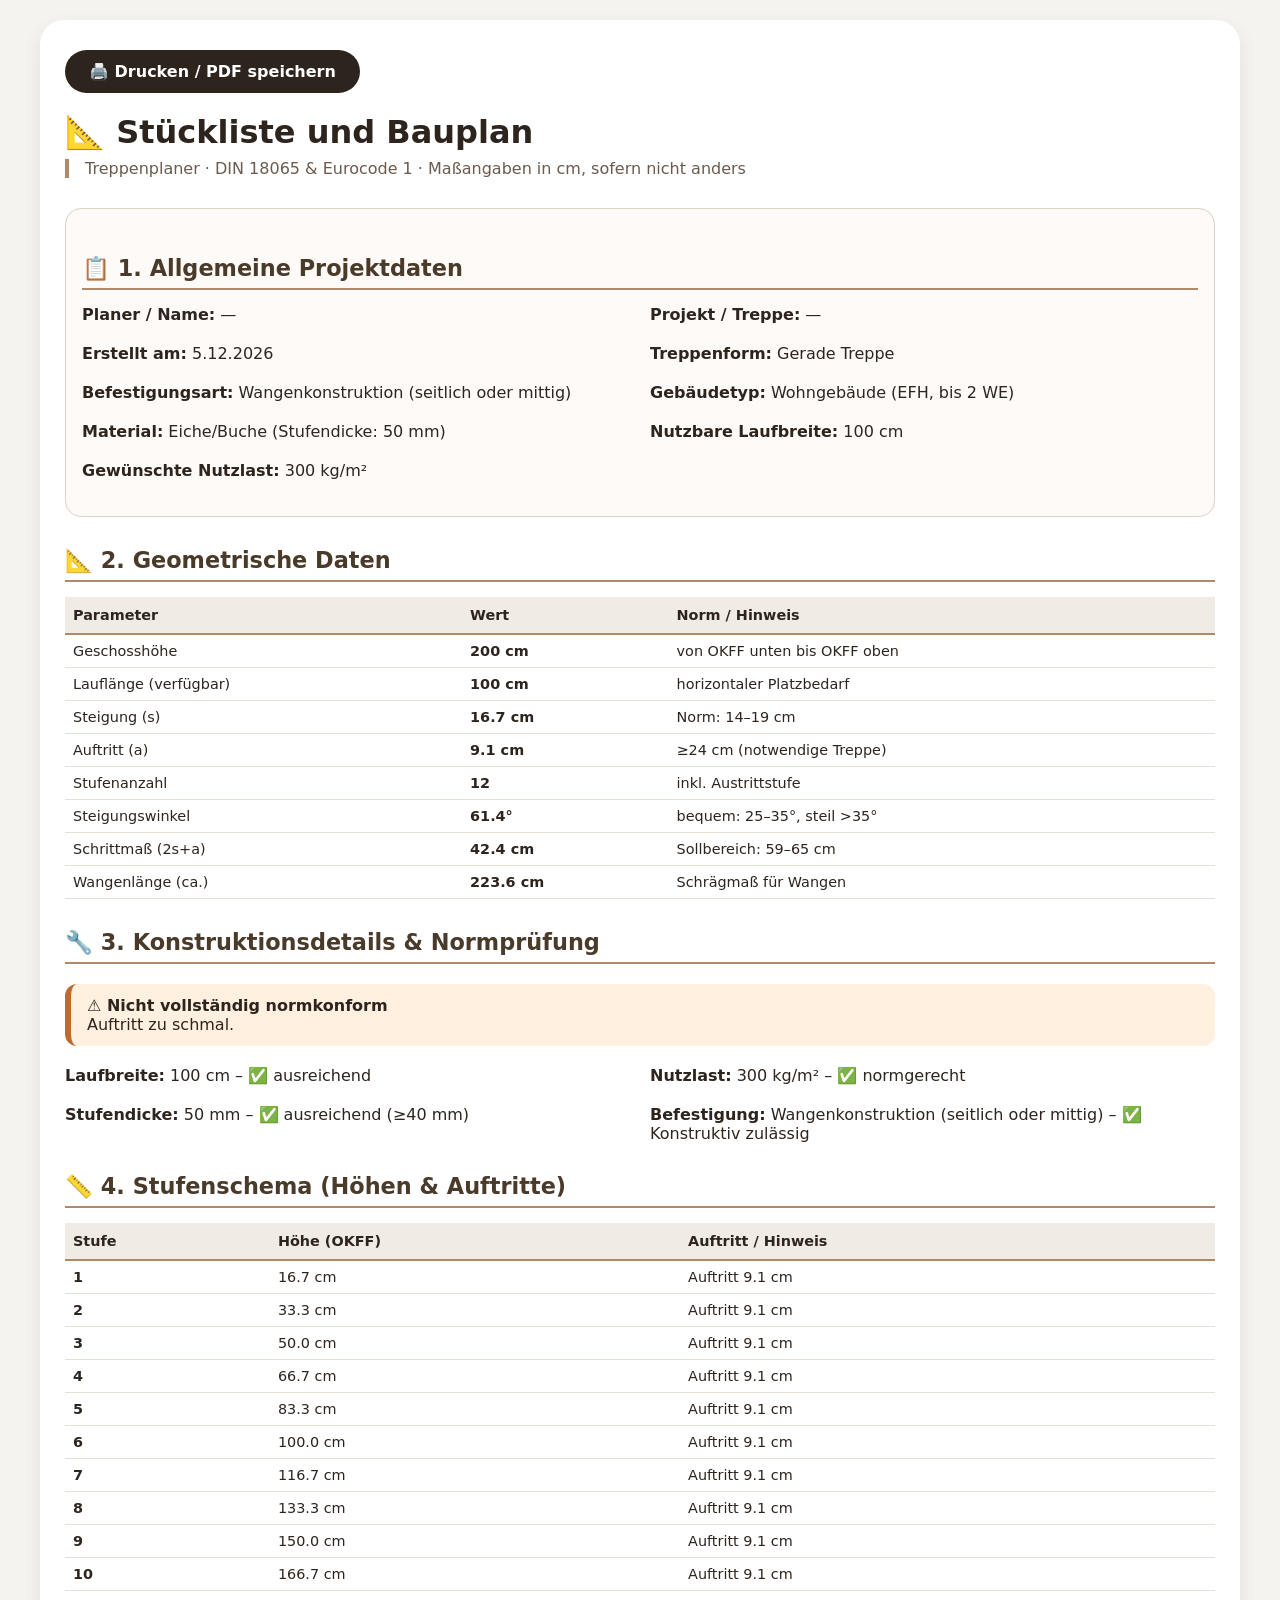
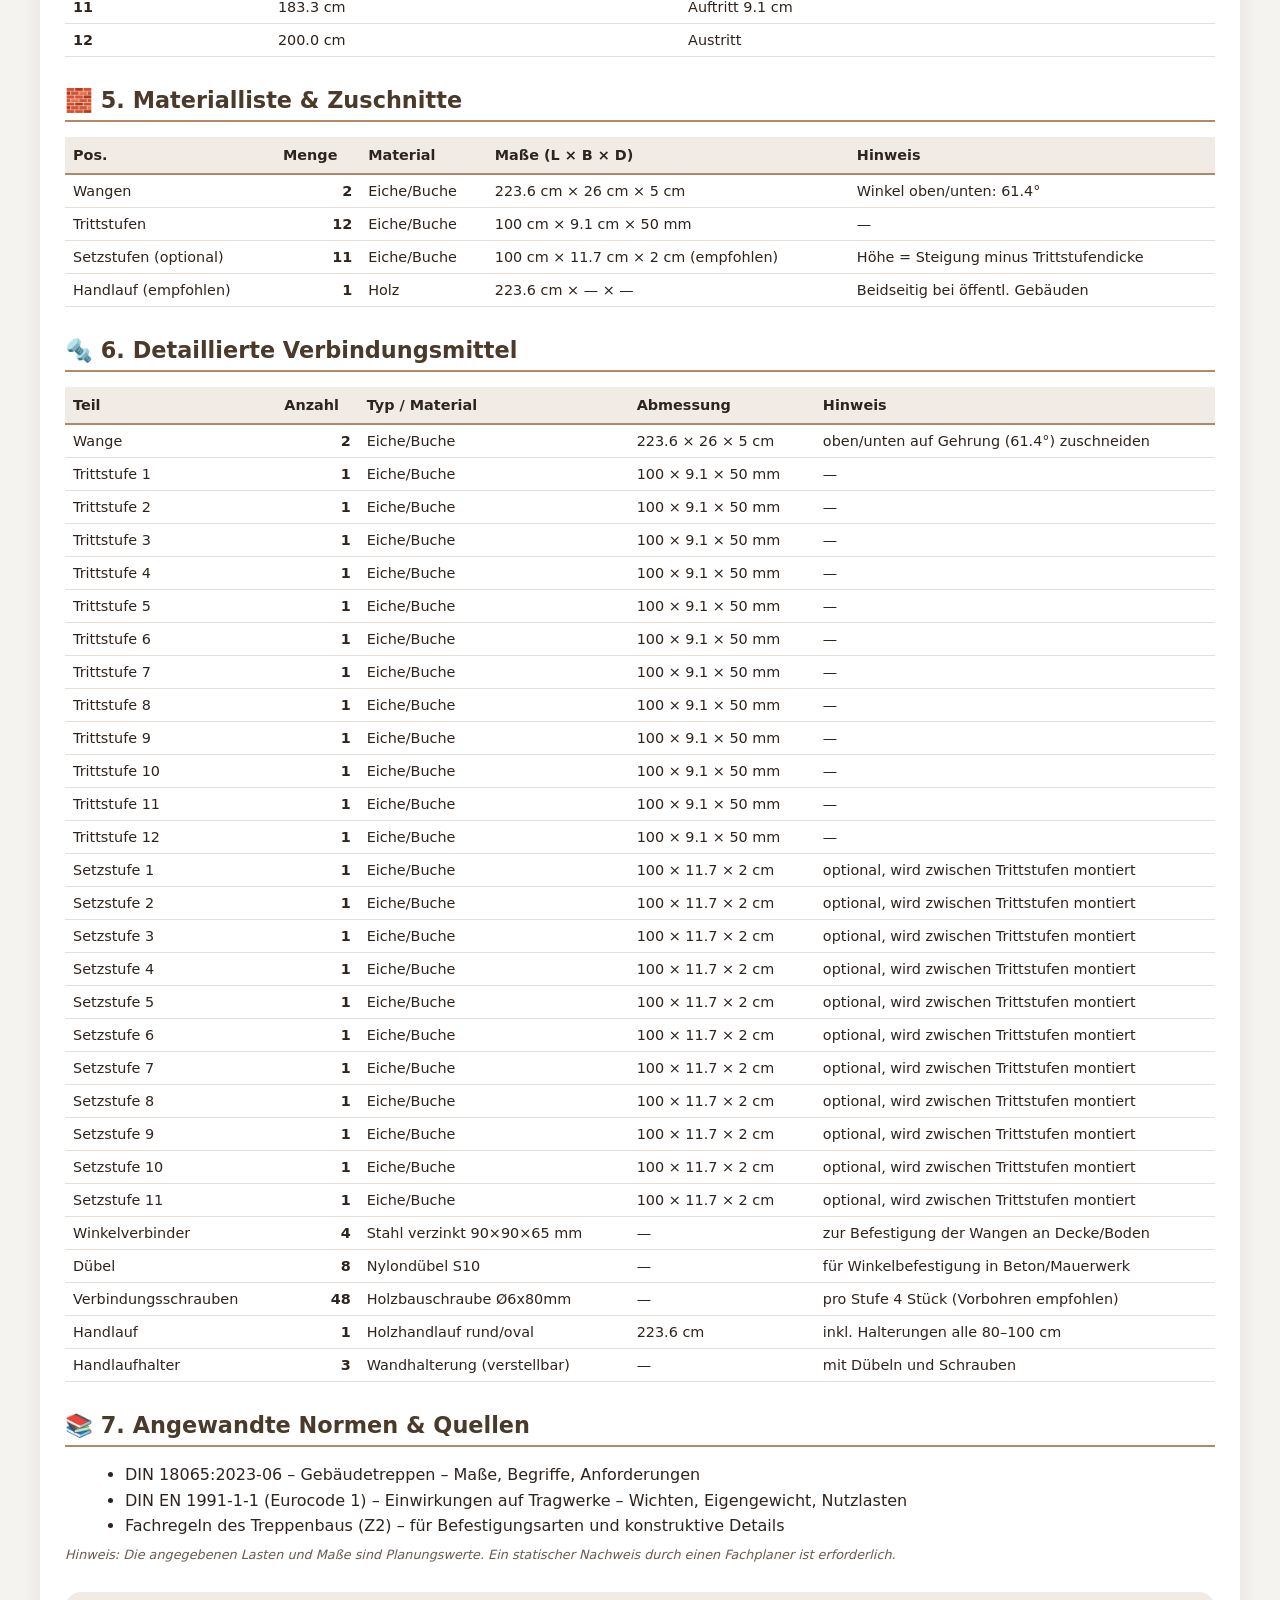
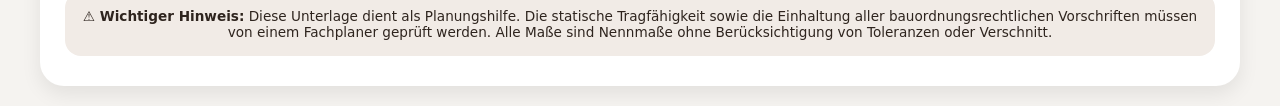
<file: print.html>
<!DOCTYPE html>
<html lang="de">
<head>
    <meta charset="UTF-8">
    <meta name="viewport" content="width=device-width, initial-scale=1.0">
    <title>Treppenplaner · Stückliste und Bauplan</title>
    <style>
        * {
            box-sizing: border-box;
            margin: 0;
            font-family: system-ui, 'Segoe UI', Roboto, sans-serif;
        }
        body {
            background: #f5f3f0;
            padding: 20px;
            color: #2e241e;
        }
        .container {
            max-width: 1200px;
            margin: 0 auto;
            background: white;
            border-radius: 24px;
            padding: 30px 25px;
            box-shadow: 0 8px 20px rgba(0,0,0,0.08);
        }
        h1 {
            font-size: 2rem;
            font-weight: 600;
            margin-bottom: 8px;
            color: #2e241e;
            display: flex;
            align-items: center;
            gap: 10px;
        }
        .subtitle {
            color: #6b5a4e;
            margin-bottom: 30px;
            border-left: 4px solid #b08968;
            padding-left: 16px;
            font-weight: 400;
        }
        h2 {
            font-size: 1.4rem;
            margin: 30px 0 15px 0;
            color: #4a3a2a;
            border-bottom: 2px solid #b08968;
            padding-bottom: 6px;
        }
        h3 {
            font-size: 1.2rem;
            margin: 20px 0 10px 0;
            color: #5a4a3e;
        }
        .grid-2 {
            display: grid;
            grid-template-columns: 1fr 1fr;
            gap: 20px;
            margin-bottom: 20px;
        }
        .info-card {
            background: #fdfaf7;
            border: 1px solid #ddd2c8;
            border-radius: 16px;
            padding: 16px;
            margin-bottom: 20px;
        }
        table {
            width: 100%;
            border-collapse: collapse;
            margin: 15px 0;
            font-size: 0.9rem;
        }
        th {
            text-align: left;
            padding: 10px 8px;
            background: #f1ebe6;
            border-bottom: 2px solid #b08968;
            font-weight: 600;
        }
        td {
            padding: 8px;
            border-bottom: 1px solid #e6dfd7;
        }
        .amount {
            text-align: right;
            font-weight: 600;
        }
        .warning-box {
            background: #fff0e0;
            border-left: 6px solid #c06b2e;
            padding: 12px 16px;
            border-radius: 12px;
            margin: 20px 0;
        }
        .success-box {
            background: #e7f0e9;
            border-left: 6px solid #3c6e4a;
            padding: 12px 16px;
            border-radius: 12px;
            margin: 20px 0;
        }
        .norm-reference {
            font-size: 0.8rem;
            color: #6b5a4e;
            margin-top: 8px;
            font-style: italic;
        }
        .footer-note {
            margin-top: 30px;
            padding: 16px;
            background: #f1ebe6;
            border-radius: 16px;
            font-size: 0.85rem;
            text-align: center;
        }
        .print-btn {
            background: #2e241e;
            color: white;
            border: none;
            border-radius: 60px;
            padding: 12px 24px;
            font-weight: 600;
            font-size: 1rem;
            cursor: pointer;
            margin-bottom: 20px;
        }
        .print-btn:hover {
            background: #4a3a2a;
        }
        @media print {
            body {
                background: white;
                padding: 0;
            }
            .container {
                box-shadow: none;
                padding: 0;
                max-width: 100%;
            }
            .print-btn {
                display: none;
            }
            .warning-box, .success-box {
                break-inside: avoid;
            }
            h2, h3 {
                break-after: avoid;
            }
            table {
                break-inside: avoid;
            }
        }
        .step-table td:first-child {
            font-weight: 600;
        }
        .badge {
            display: inline-block;
            background: #b08968;
            color: white;
            padding: 4px 12px;
            border-radius: 40px;
            font-size: 0.8rem;
            margin-left: 10px;
        }
    </style>
</head>
<body>
<div class="container">
    <button class="print-btn" onclick="window.print()">🖨️ Drucken / PDF speichern</button>
    <h1>📐 Stückliste und Bauplan</h1>
    <div class="subtitle">Treppenplaner · DIN 18065 & Eurocode 1 · Maßangaben in cm, sofern nicht anders</div>

    <div id="content">
        <p style="text-align: center; padding: 40px;">Lade Daten ...</p>
    </div>

    <div class="footer-note">
        <strong>⚠️ Wichtiger Hinweis:</strong> Diese Unterlage dient als Planungshilfe. Die statische Tragfähigkeit sowie die Einhaltung aller bauordnungsrechtlichen Vorschriften müssen von einem Fachplaner geprüft werden. Alle Maße sind Nennmaße ohne Berücksichtigung von Toleranzen oder Verschnitt.
    </div>
</div>

<script>
    (function() {
        const dataStr = localStorage.getItem('treppeData');
        if (!dataStr) {
            document.getElementById('content').innerHTML = '<div class="warning-box">❌ Keine Daten vorhanden. Bitte zuerst im Treppenplaner eine Berechnung durchführen und speichern.</div>';
            return;
        }

        try {
            const data = JSON.parse(dataStr);

            // Hilfsfunktion für Formatierung
            const formatNumber = (val, digits = 1) => typeof val === 'number' ? val.toFixed(digits) : val;

            // 1. Allgemeine Projektdaten
            let html = `
                <div class="info-card">
                    <h2>📋 1. Allgemeine Projektdaten</h2>
                    <div class="grid-2">
                        <div><strong>Planer / Name:</strong> ${data.userName || '—'}</div>
                        <div><strong>Projekt / Treppe:</strong> ${data.stairName || '—'}</div>
                        <div><strong>Erstellt am:</strong> ${new Date().toLocaleDateString('de-DE')}</div>
                        <div><strong>Treppenform:</strong> ${getStairTypeName(data.stairType)}</div>
                        <div><strong>Befestigungsart:</strong> ${getBefestigungName(data.befestigung)}</div>
                        <div><strong>Gebäudetyp:</strong> ${data.gebaeudeTyp === 'wohn' ? 'Wohngebäude (EFH, bis 2 WE)' : 'Öffentliches Gebäude / Mehrfamilienhaus'}</div>
                        <div><strong>Material:</strong> ${data.materialName || data.materialKey}${data.stufenDicke ? ` (Stufendicke: ${data.stufenDicke} mm)` : ''}</div>
                        <div><strong>Nutzbare Laufbreite:</strong> ${data.breite} cm</div>
                        <div><strong>Gewünschte Nutzlast:</strong> ${data.nutzlast} kg/m²</div>
                    </div>
                </div>
            `;

            // 2. Geometrische Daten
            html += `
                <h2>📐 2. Geometrische Daten</h2>
                <table class="geo-table">
                    <thead><tr><th>Parameter</th><th>Wert</th><th>Norm / Hinweis</th></tr></thead>
                    <tbody>
                        <tr><td>Geschosshöhe</td><td><strong>${data.height} cm</strong></td><td>von OKFF unten bis OKFF oben</td></tr>
                        <tr><td>Lauflänge (verfügbar)</td><td><strong>${data.laufLength} cm</strong></td><td>horizontaler Platzbedarf</td></tr>
                        <tr><td>Steigung (s)</td><td><strong>${data.rise} cm</strong></td><td>${data.isAttic ? 'Dachboden: 18–26 cm' : 'Norm: 14–19 cm'}</td></tr>
                        <tr><td>Auftritt (a)</td><td><strong>${data.run} cm</strong></td><td>${data.isAttic ? '≥15 cm' : '≥24 cm (notwendige Treppe)'}</td></tr>
                        <tr><td>Stufenanzahl</td><td><strong>${data.steps}</strong></td><td>inkl. Austrittstufe</td></tr>
                        <tr><td>Steigungswinkel</td><td><strong>${data.angle}°</strong></td><td>bequem: 25–35°, steil >35°</td></tr>
                        <tr><td>Schrittmaß (2s+a)</td><td><strong>${data.schrittmass} cm</strong></td><td>Sollbereich: 59–65 cm</td></tr>
                        <tr><td>Wangenlänge (ca.)</td><td><strong>${data.wangenLaenge} cm</strong></td><td>Schrägmaß für Wangen</td></tr>
                        ${data.podestTiefe ? `<tr><td>Podesttiefe</td><td><strong>${data.podestTiefe} cm</strong></td><td>Mindesttiefe 80 cm</td></tr>` : ''}
                    </tbody>
                </table>
            `;

            // 3. Konstruktionsdetails & Normprüfung
            const isValid = data.isValid;
            const warnings = data.warnings || '';
            html += `
                <h2>🔧 3. Konstruktionsdetails & Normprüfung</h2>
                <div class="${isValid ? 'success-box' : 'warning-box'}">
                    <strong>${isValid ? '✅ Normkonform' : '⚠️ Nicht vollständig normkonform'}</strong><br>
                    ${warnings ? `<span>${warnings}</span>` : '<span>Alle eingegebenen Werte entsprechen den Normvorgaben (DIN 18065 / Eurocode 1).</span>'}
                </div>
                <div class="grid-2">
                    <div><strong>Laufbreite:</strong> ${data.breite} cm – ${data.breite >= (data.gebaeudeTyp === 'wohn' ? 80 : 100) ? '✅ ausreichend' : '❌ zu gering'}</div>
                    <div><strong>Nutzlast:</strong> ${data.nutzlast} kg/m² – ${data.nutzlast >= (data.gebaeudeTyp === 'wohn' ? 300 : 500) ? '✅ normgerecht' : '❌ unterschreitet Mindestwert'}</div>
                    <div><strong>Stufendicke:</strong> ${data.stufenDicke} mm – ${checkStufenDicke(data)}</div>
                    <div><strong>Befestigung:</strong> ${getBefestigungName(data.befestigung)} – ${getBefestigungStatus(data)}</div>
                </div>
            `;

            // 4. Stufenschema
            html += `<h2>📏 4. Stufenschema (Höhen & Auftritte)</h2>`;
            if (data.stufenDetails && data.stufenDetails.length > 0) {
                html += `<table class="step-table"><thead><tr><th>Stufe</th><th>Höhe (OKFF)</th><th>Auftritt / Hinweis</th></tr></thead><tbody>`;
                data.stufenDetails.forEach(step => {
                    html += `<tr><td>${step.stufe}</td><td>${step.hoehe} cm</td><td>${step.auftritt}</td></tr>`;
                });
                html += `</tbody></table>`;
            } else {
                html += `<p>Keine Stufendetails verfügbar.</p>`;
            }

            // 5. Materialliste & Zuschnitte
            html += `<h2>🧱 5. Materialliste & Zuschnitte</h2>`;
            if (data.positionen && data.positionen.length > 0) {
                html += `<table><thead><tr><th>Pos.</th><th>Menge</th><th>Material</th><th>Maße (L × B × D)</th><th>Hinweis</th></tr></thead><tbody>`;
                data.positionen.forEach(pos => {
                    html += `<tr>
                        <td>${pos.pos}</td>
                        <td class="amount">${pos.menge}</td>
                        <td>${pos.material}</td>
                        <td>${pos.laenge} × ${pos.breite} × ${pos.dicke}</td>
                        <td>${pos.hinweis || '—'}</td>
                    </tr>`;
                });
                html += `</tbody></table>`;
            } else {
                html += `<p>Keine Materialliste vorhanden.</p>`;
            }

            // 6. Detaillierte Verbindungsmittel (BOM)
            html += `<h2>🔩 6. Detaillierte Verbindungsmittel</h2>`;
            if (data.bomDetails && data.bomDetails.length > 0) {
                html += `<table><thead><tr><th>Teil</th><th>Anzahl</th><th>Typ / Material</th><th>Abmessung</th><th>Hinweis</th></tr></thead><tbody>`;
                data.bomDetails.forEach(item => {
                    html += `<tr>
                        <td>${item.bezeichnung}</td>
                        <td class="amount">${item.menge}</td>
                        <td>${item.typ}</td>
                        <td>${item.masse || '—'}</td>
                        <td>${item.hinweis || '—'}</td>
                    </tr>`;
                });
                html += `</tbody></table>`;
            } else {
                html += `<p>Keine Verbindungsmittel gelistet.</p>`;
            }

            // 7. Normen & Quellen
            html += `
                <h2>📚 7. Angewandte Normen & Quellen</h2>
                <ul style="margin-left: 20px; line-height: 1.6;">
                    <li>DIN 18065:2023-06 – Gebäudetreppen – Maße, Begriffe, Anforderungen</li>
                    <li>DIN EN 1991-1-1 (Eurocode 1) – Einwirkungen auf Tragwerke – Wichten, Eigengewicht, Nutzlasten</li>
                    <li>Fachregeln des Treppenbaus (Z2) – für Befestigungsarten und konstruktive Details</li>
                </ul>
                <div class="norm-reference">Hinweis: Die angegebenen Lasten und Maße sind Planungswerte. Ein statischer Nachweis durch einen Fachplaner ist erforderlich.</div>
            `;

            document.getElementById('content').innerHTML = html;

        } catch(e) {
            console.error(e);
            document.getElementById('content').innerHTML = '<div class="warning-box">Fehler beim Laden der Daten. Bitte aktualisieren Sie die Seite und führen Sie eine neue Berechnung durch.</div>';
        }
    })();

    // Hilfsfunktionen für lesbare Texte
    function getStairTypeName(type) {
        const types = {
            'gerade': 'Gerade Treppe',
            'viertel': 'Viertelgewendelt (90°)',
            'halb': 'Halbgewendelt (180°)',
            'podest': 'Podesttreppe',
            'dachboden': 'Dachbodentreppe (Raumspar)'
        };
        return types[type] || type;
    }

    function getBefestigungName(bef) {
        const map = {
            'wange': 'Wangenkonstruktion (seitlich oder mittig)',
            'bolzen': 'Bolzentreppe (wandseitig)',
            'kragarm': 'Kragarmtreppe (freitragend)'
        };
        return map[bef] || bef;
    }

    function getBefestigungStatus(data) {
        const bef = data.befestigung;
        if (bef === 'bolzen' && data.breite > 150) return '⚠️ Maximale Breite 150 cm empfohlen';
        if (bef === 'kragarm' && data.laufLength > 400) return '⚠️ Maximale Lauflänge 400 cm empfohlen';
        if (bef === 'kragarm' && data.podestTiefe) return '❌ Podest bei Kragarm unzulässig';
        return '✅ Konstruktiv zulässig';
    }

    function checkStufenDicke(data) {
        const material = data.materialKey;
        const dicke = data.stufenDicke;
        const minDicken = {
            'eiche': 40, 'buche': 40, 'fichte': 50, 'kiefer': 50, 'leimholz': 45,
            'stahl': 10, 'beton': 80, 'bambus': 40, 'hpl': 12, 'aluminium': 8,
            'carbon': 5, 'granit': 30, 'marmor': 30, 'schiefer': 25
        };
        const min = minDicken[material] || 40;
        if (dicke >= min) return `✅ ausreichend (≥${min} mm)`;
        return `❌ zu dünn (min. ${min} mm empfohlen)`;
    }
</script>
</body>
</html>
</file>
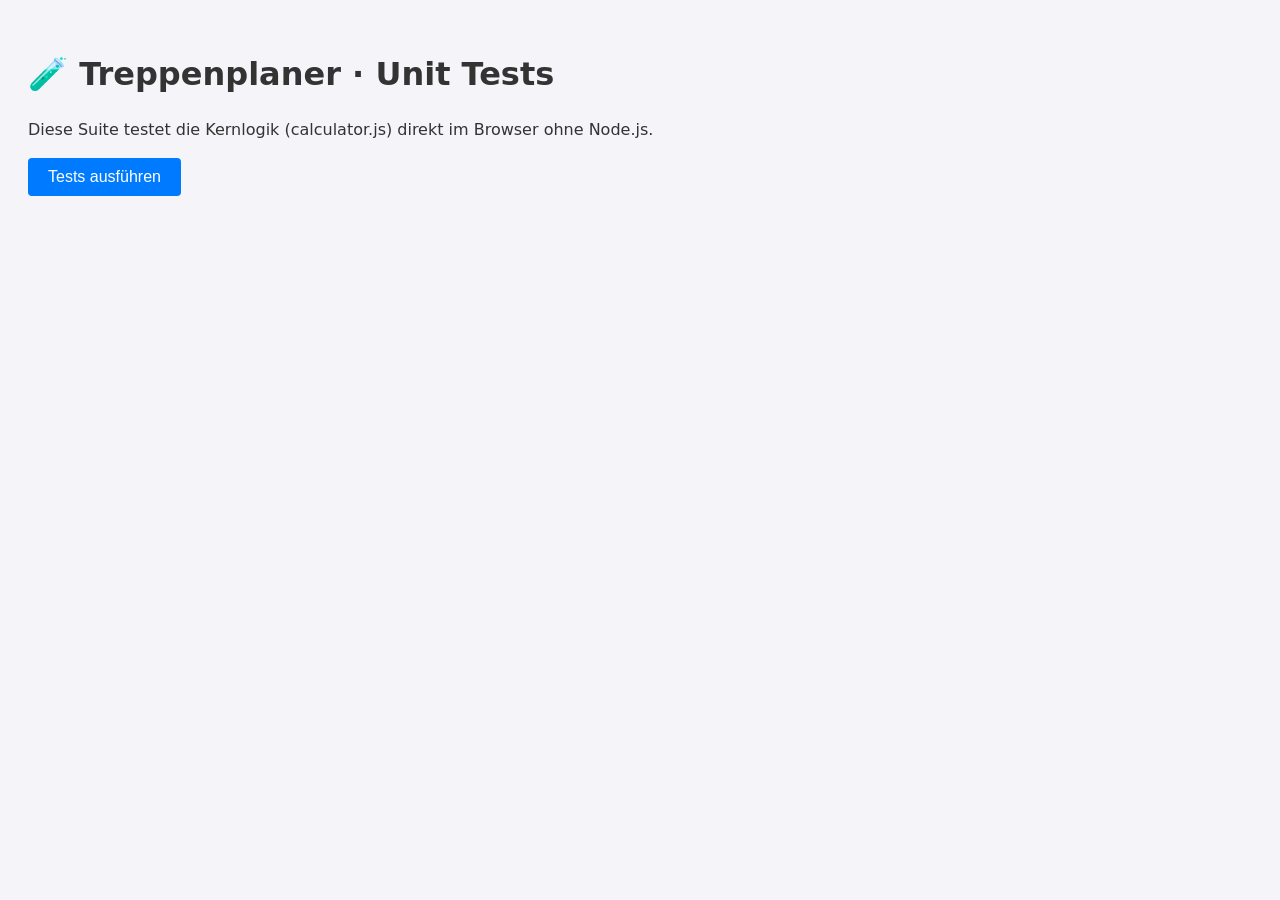
<file: test.html>
<!DOCTYPE html>
<html lang="de">
<head>
    <meta charset="UTF-8">
    <meta name="viewport" content="width=device-width, initial-scale=1.0">
    <title>Treppenplaner · Unit Tests</title>
    <style>
        :root {
            --bg: #f4f4f9;
            --text: #333;
            --success: #2e7d32;
            --error: #c62828;
            --card-bg: #fff;
        }
        body { font-family: system-ui, sans-serif; background: var(--bg); color: var(--text); padding: 20px; line-height: 1.6; }
        h1 { margin-bottom: 10px; }
        .controls { margin-bottom: 20px; }
        button { padding: 10px 20px; cursor: pointer; background: #007bff; color: white; border: none; border-radius: 4px; font-size: 1rem; }
        button:hover { background: #0056b3; }
        
        #results { display: grid; gap: 15px; }
        .test-suite { background: var(--card-bg); padding: 15px; border-radius: 8px; box-shadow: 0 2px 4px rgba(0,0,0,0.1); }
        .test-suite h2 { margin-top: 0; font-size: 1.2rem; border-bottom: 2px solid #eee; padding-bottom: 5px; }
        .test-case { display: flex; justify-content: space-between; padding: 8px 0; border-bottom: 1px solid #f0f0f0; }
        .test-case:last-child { border-bottom: none; }
        .status { font-weight: bold; }
        .pass { color: var(--success); }
        .fail { color: var(--error); }
        .details { font-size: 0.85rem; color: #666; margin-top: 4px; display: block; }
        .summary { margin-top: 20px; padding: 15px; background: #e3f2fd; border-radius: 8px; font-weight: bold; }
    </style>
</head>
<body>

    <h1>🧪 Treppenplaner · Unit Tests</h1>
    <p>Diese Suite testet die Kernlogik (calculator.js) direkt im Browser ohne Node.js.</p>
    
    <div class="controls">
        <button id="runBtn">Tests ausführen</button>
        <span id="spinner" style="display:none; margin-left:10px;">Läuft...</span>
    </div>

    <div id="results"></div>
    <div id="summary" class="summary" style="display:none;"></div>

    <script type="module">
        import { 
            calculateAuto, 
            calculateManual, 
            computeIdealLength, 
            validateBefestigung, 
            computeWangenLaenge, 
            generateBOM 
        } from './js/calculator.js';

        // --- Test Framework (Minimalist) ---
        const resultsContainer = document.getElementById('results');
        const summaryContainer = document.getElementById('summary');
        let totalTests = 0;
        let passedTests = 0;

        function assert(condition, message) {
            totalTests++;
            if (condition) {
                passedTests++;
                return { pass: true, msg: message };
            } else {
                return { pass: false, msg: message };
            }
        }

        function renderSuite(name, results) {
            const suiteDiv = document.createElement('div');
            suiteDiv.className = 'test-suite';
            
            let html = `<h2>${name}</h2>`;
            results.forEach(r => {
                const statusClass = r.pass ? 'pass' : 'fail';
                const statusIcon = r.pass ? '✅' : '❌';
                html += `
                    <div class="test-case">
                        <span>${r.msg}</span>
                        <span class="status ${statusClass}">${statusIcon}</span>
                    </div>
                `;
            });
            suiteDiv.innerHTML = html;
            resultsContainer.appendChild(suiteDiv);
        }

        // --- Test Suites ---

        function testGeometrie() {
            const results = [];
            
            // Test 1: Standard Treppe
            const res1 = calculateAuto(200, 300, 'gerade', 0, 'eiche');
            results.push(assert(res1.valid === true, "Standard Treppe (200/300) ist valid"));
            results.push(assert(res1.steps > 0, "Stufenanzahl > 0"));
            results.push(assert(res1.rise > 14 && res1.rise < 19, "Steigung im Normbereich (14-19cm)"));
            
            // Test 2: Dachboden (steiler erlaubt)
            const res2 = calculateAuto(200, 200, 'dachboden', 0, 'eiche');
            results.push(assert(res2.isAttic === true, "Typ 'dachboden' erkannt"));
            // Attic Rise kann > 19 sein
            
            // Test 3: Ungültige Werte (zu wenig Platz)
            const res3 = calculateAuto(300, 100, 'gerade', 0, 'eiche');
            results.push(assert(res3.valid === false, "Ungültige Geometrie erkannt"));

            renderSuite('Geometrie Berechnung', results);
        }

        function testManuell() {
            const results = [];
            const res = calculateManual(200, 17, 29, 'gerade', 0);
            
            results.push(assert(Math.abs(res.rise - 17) < 0.1, "Manuelle Steigung übernommen"));
            results.push(assert(res.run === 29, "Manueller Auftritt übernommen"));
            results.push(assert(res.steps === 12, "Stufenanzahl korrekt (200/17 ≈ 11.7 -> 12)")); // 200/12 = 16.66
            
            renderSuite('Manuelle Eingabe', results);
        }

        function testHilfsfunktionen() {
            const results = [];
            
            // Ideal Length
            const len = computeIdealLength(200);
            results.push(assert(len > 0, "Ideal Length berechnet"));

            // Wangenlänge (Pythagoras)
            const wl = computeWangenLaenge(200, 300);
            const expected = Math.sqrt(200*200 + 300*300);
            results.push(assert(Math.abs(wl - expected) < 0.1, "Wangenlänge (Pythagoras) korrekt"));

            // Befestigung Validierung
            const validWange = validateBefestigung('wange', 100, false, 300);
            results.push(assert(validWange.ok === true, "Wangenkonstruktion valide"));

            const invalidKrag = validateBefestigung('kragarm', 100, true, 300); // Podest bei Kragarm ungültig
            results.push(assert(invalidKrag.ok === false, "Kragarm mit Podest ungültig"));

            renderSuite('Hilfsfunktionen & Validierung', results);
        }

        function testBOM() {
            const results = [];
            
            // Basis Daten
            const p = calculateAuto(200, 300, 'gerade', 0, 'eiche');
            const bom = generateBOM(p, 'gerade', 0, 100, 'eiche', 'wange', 50);

            results.push(assert(bom.positionen.length > 0, "Positionen generiert"));
            results.push(assert(bom.bomDetails.length > 0, "Details generiert"));

            // Schrauben Check (Der Bugfix Test)
            const schraubenDetail = bom.bomDetails.find(d => d.bezeichnung.includes('Schraube') || d.bezeichnung.includes('Verbindung'));
            if (schraubenDetail) {
                results.push(assert(schraubenDetail.menge > 0, "Schraubenmenge > 0"));
                results.push(assert(schraubenDetail.typ.includes('mm'), "Schraubentyp enthält Maßeinheit (Länge/Durchmesser)"));
                results.push(assert(schraubenDetail.typ.includes('Ø') || schraubenDetail.typ.includes('x'), "Schraubentyp Format korrekt"));
            } else {
                results.push(assert(false, "Keine Schrauben in BOM gefunden"));
            }

            // Material spezifisch
            const bomSteel = generateBOM(p, 'gerade', 0, 100, 'stahl', 'wange', 20);
            const steelScrew = bomSteel.bomDetails.find(d => d.bezeichnung.includes('Schraube') || d.bezeichnung.includes('Verbindung'));
            if (steelScrew) {
                results.push(assert(steelScrew.typ.includes('M8') || steelScrew.typ.includes('Metall'), "Stahl-Schrauben Typ angepasst"));
            }

            renderSuite('Stückliste (BOM) & Schrauben', results);
        }

        // --- Main Runner ---
        document.getElementById('runBtn').addEventListener('click', () => {
            resultsContainer.innerHTML = '';
            totalTests = 0;
            passedTests = 0;
            
            setTimeout(() => {
                try {
                    testGeometrie();
                    testManuell();
                    testHilfsfunktionen();
                    testBOM();
                    
                    summaryContainer.style.display = 'block';
                    summaryContainer.textContent = `Ergebnis: ${passedTests}/${totalTests} Tests bestanden.`;
                    summaryContainer.style.background = passedTests === totalTests ? '#d4edda' : '#f8d7da';
                    summaryContainer.style.color = passedTests === totalTests ? '#155724' : '#721c24';
                } catch (e) {
                    console.error(e);
                    summaryContainer.style.display = 'block';
                    summaryContainer.textContent = `Fehler während der Tests: ${e.message}`;
                    summaryContainer.style.background = '#f8d7da';
                }
            }, 100);
        });
    </script>
</body>
</html>
</file>
